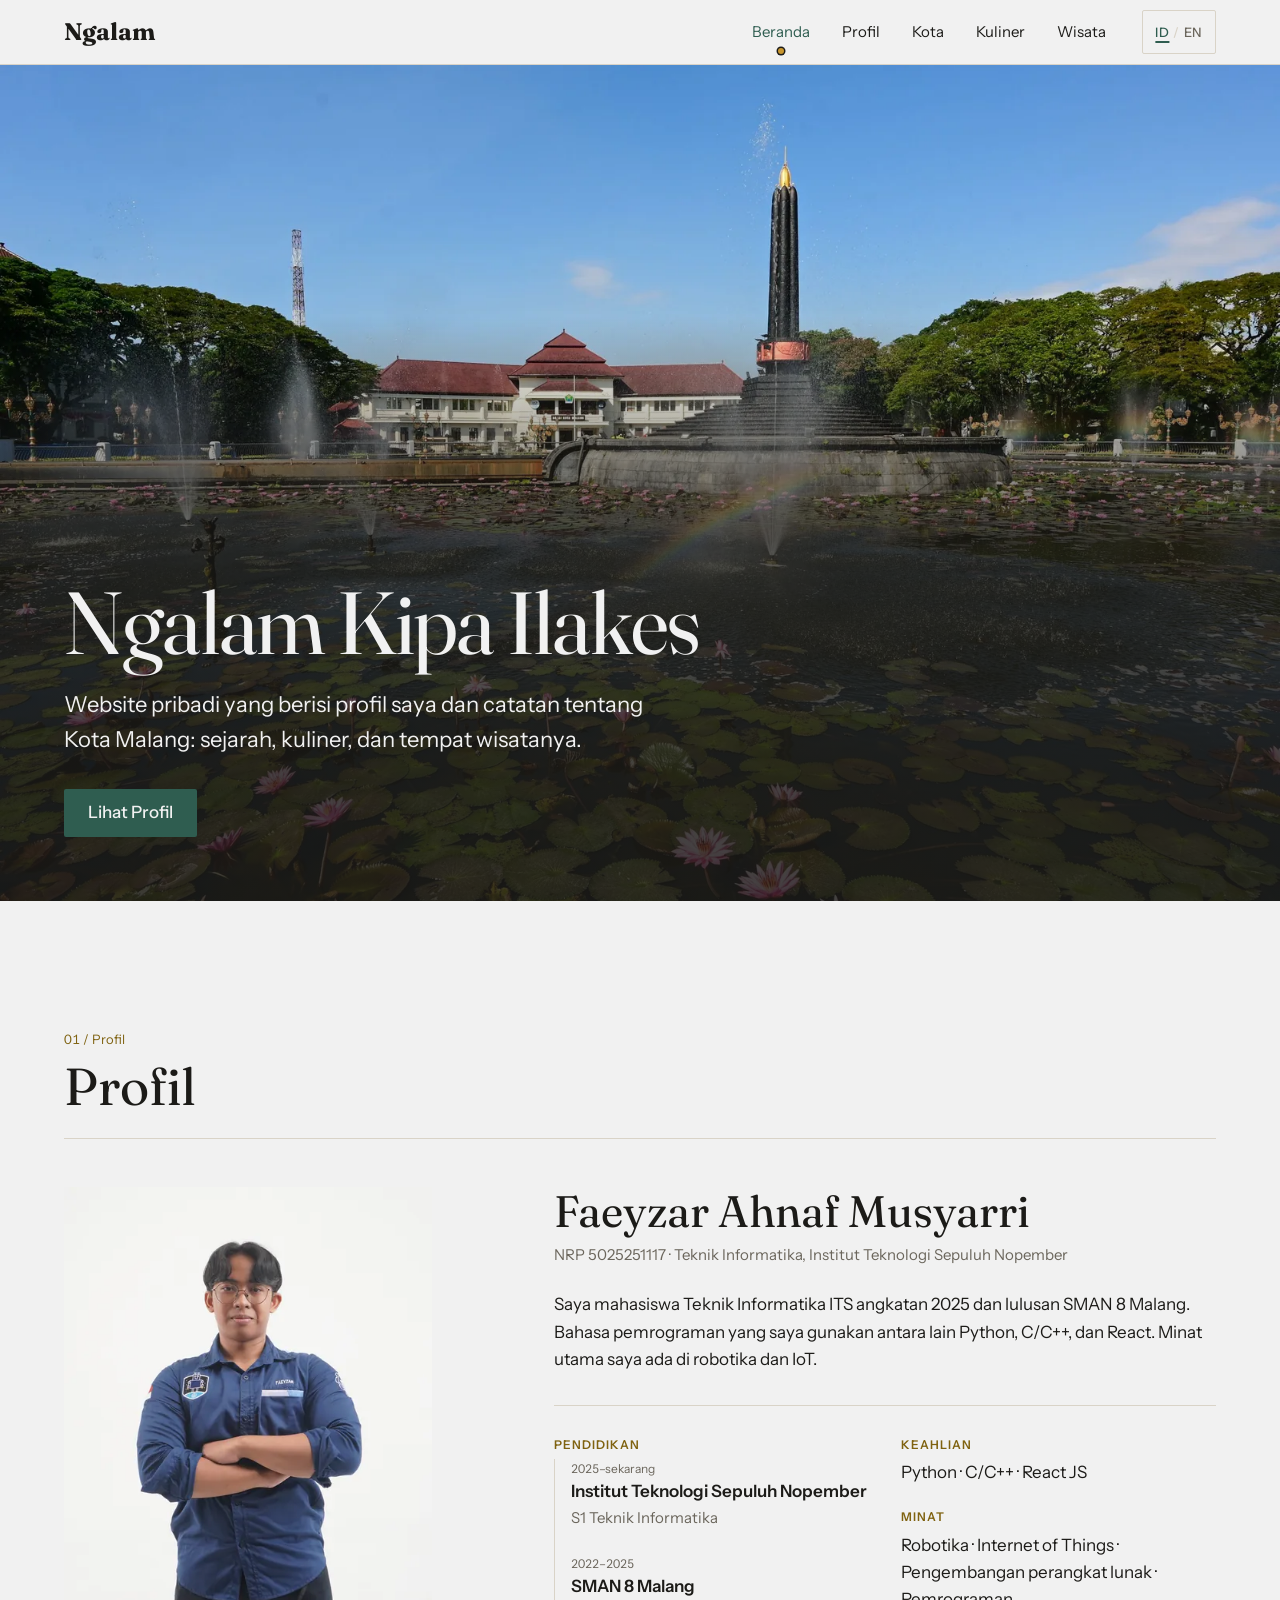
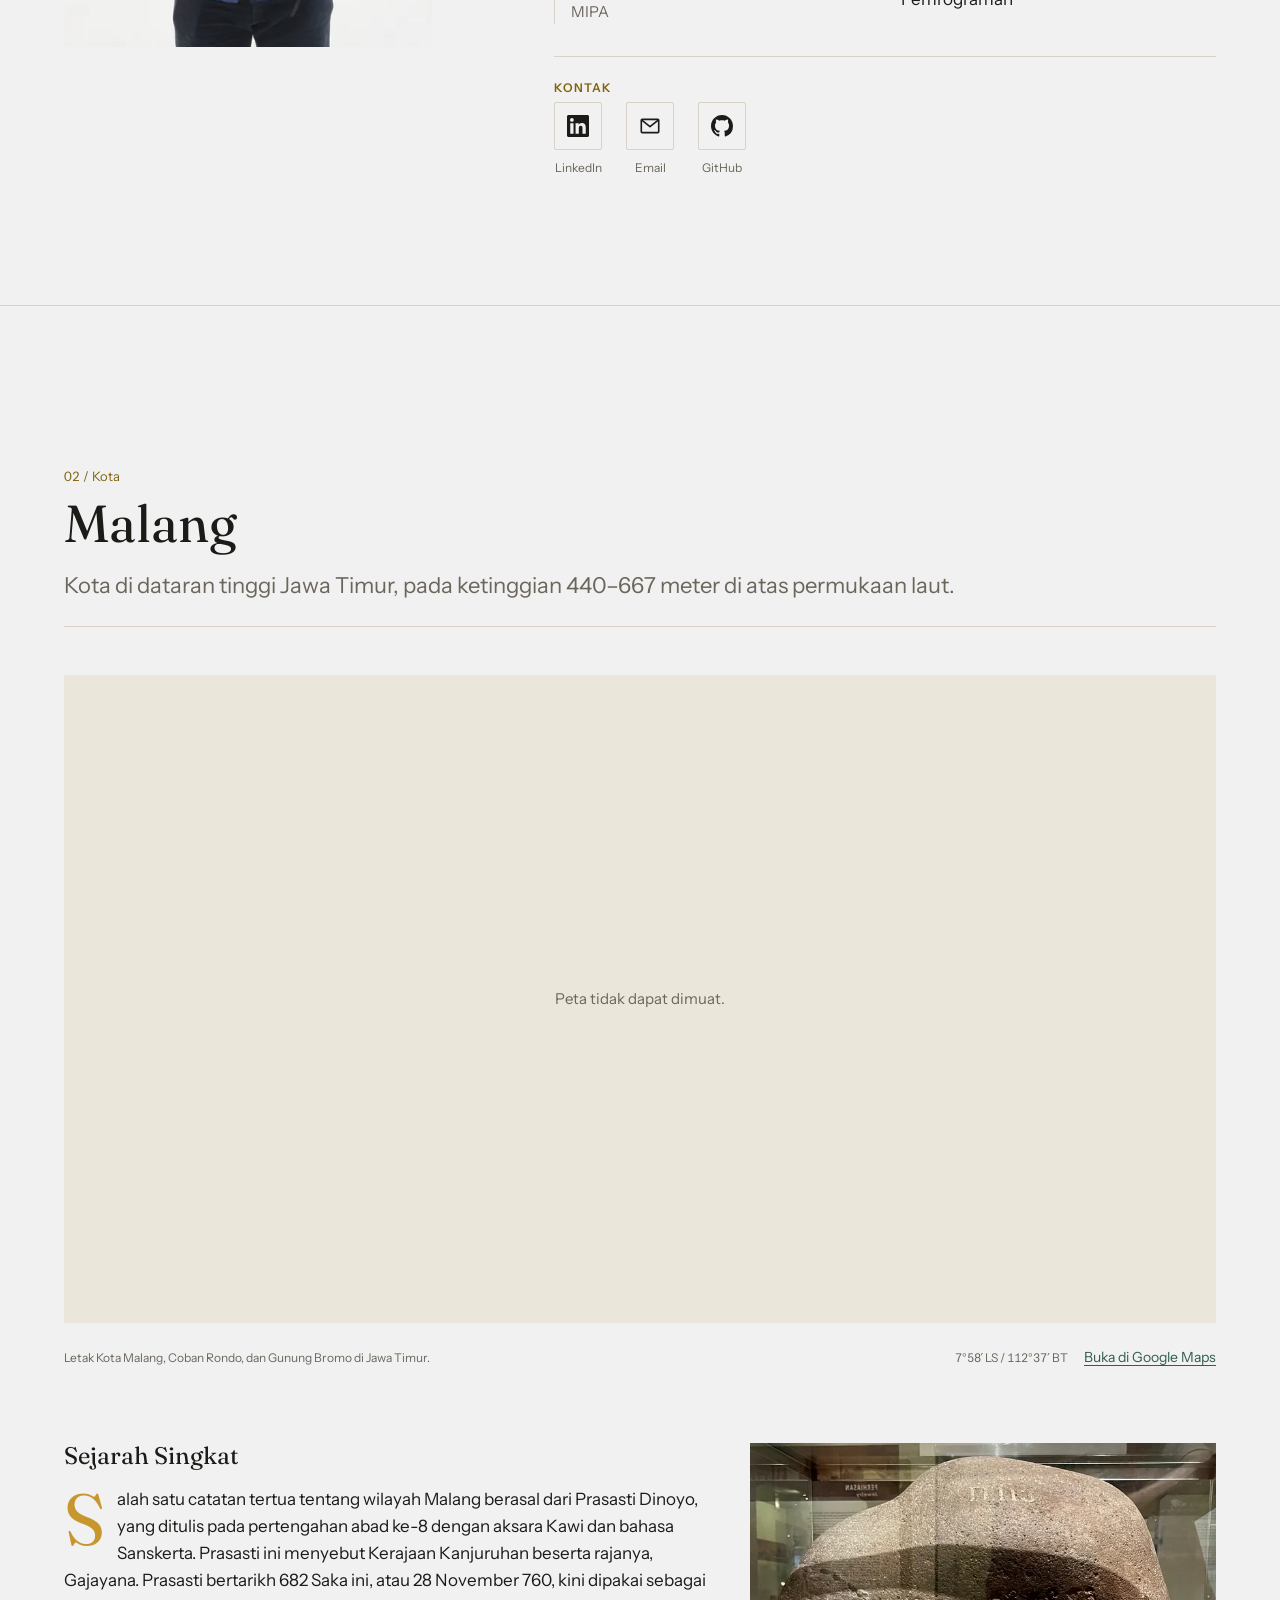
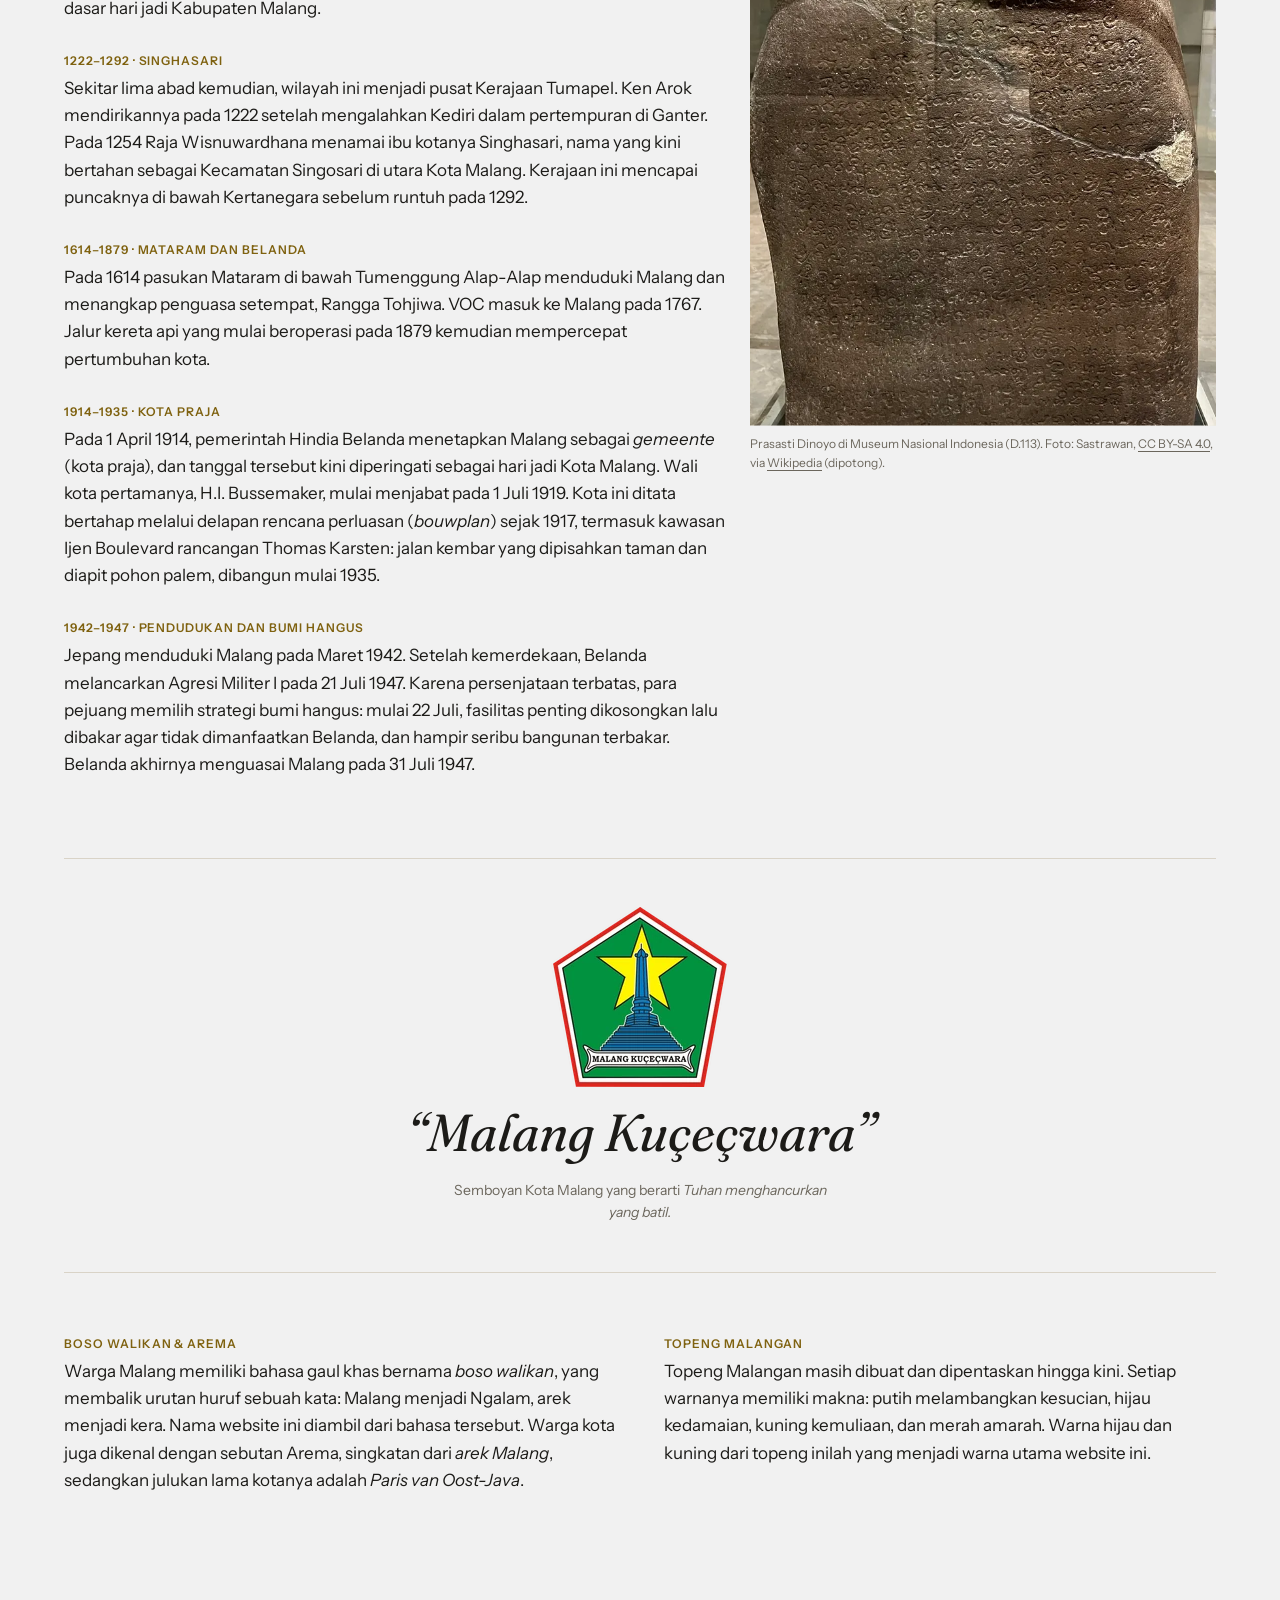
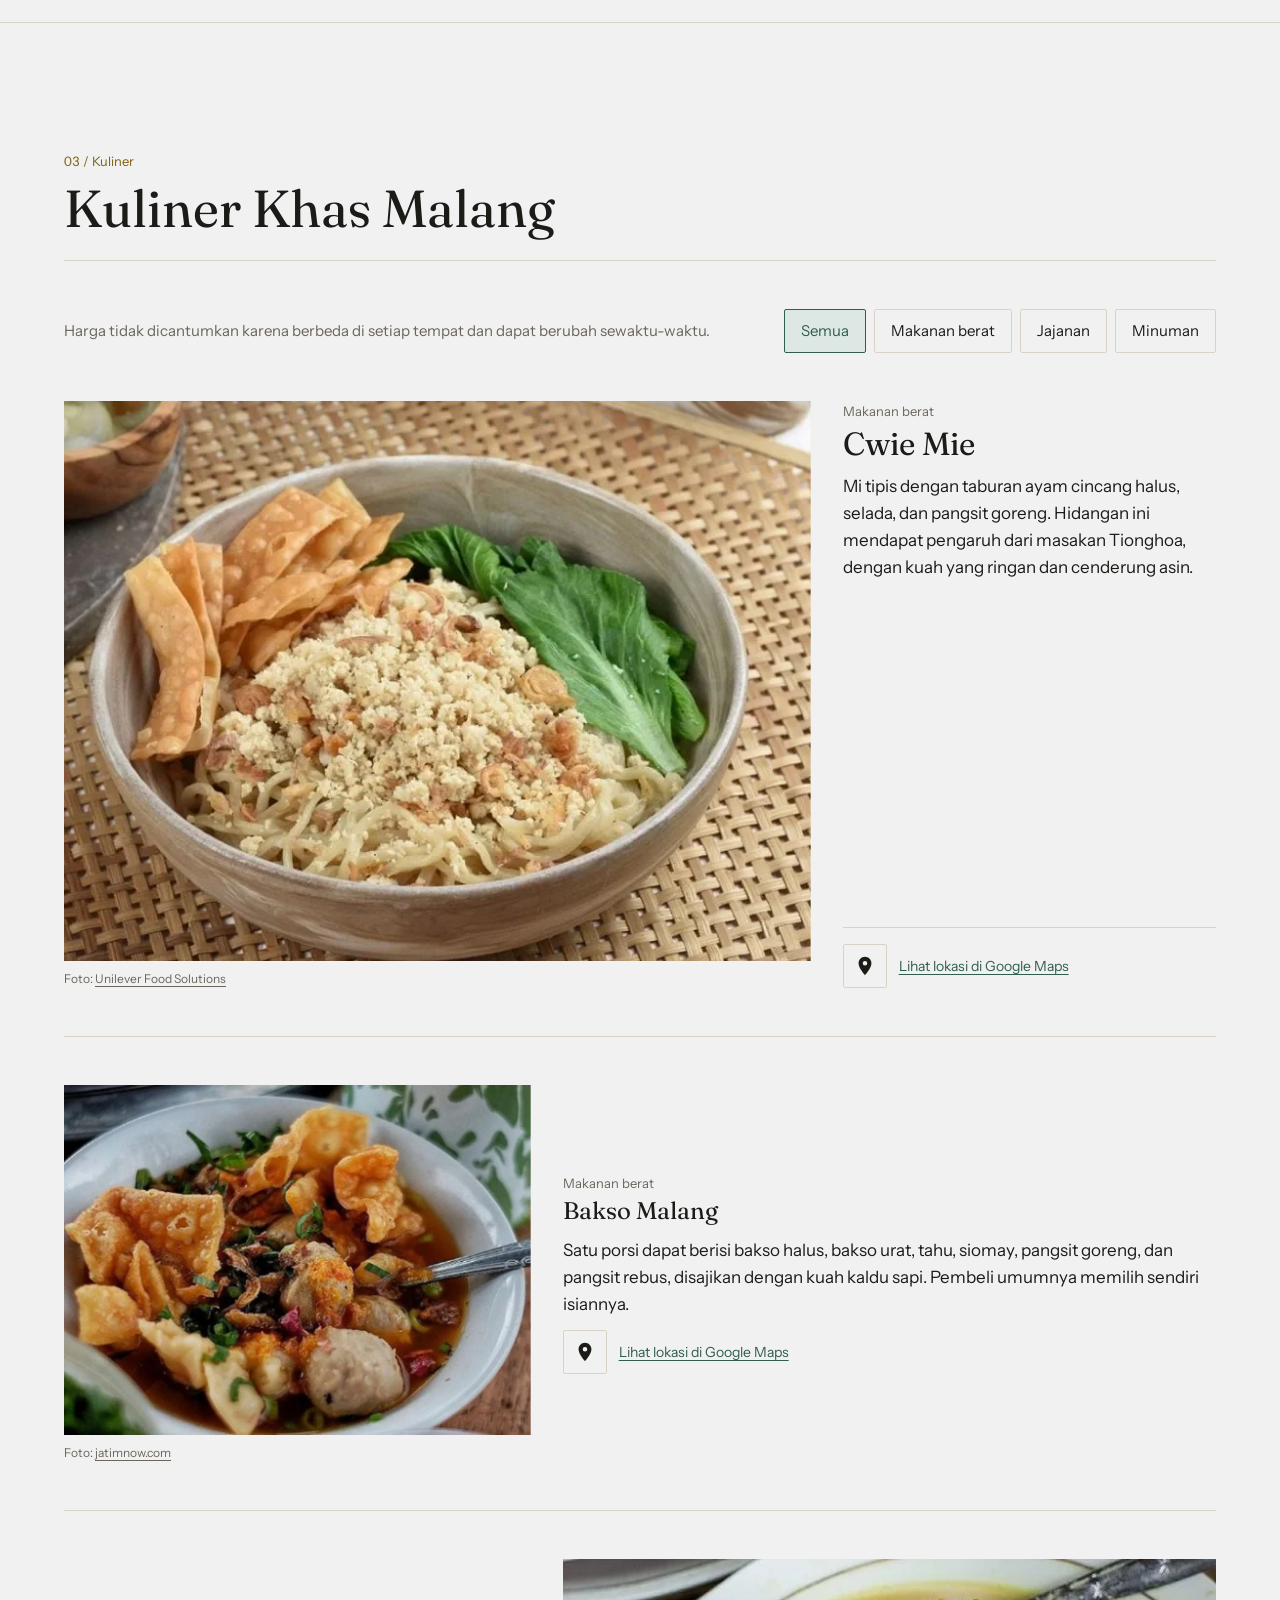
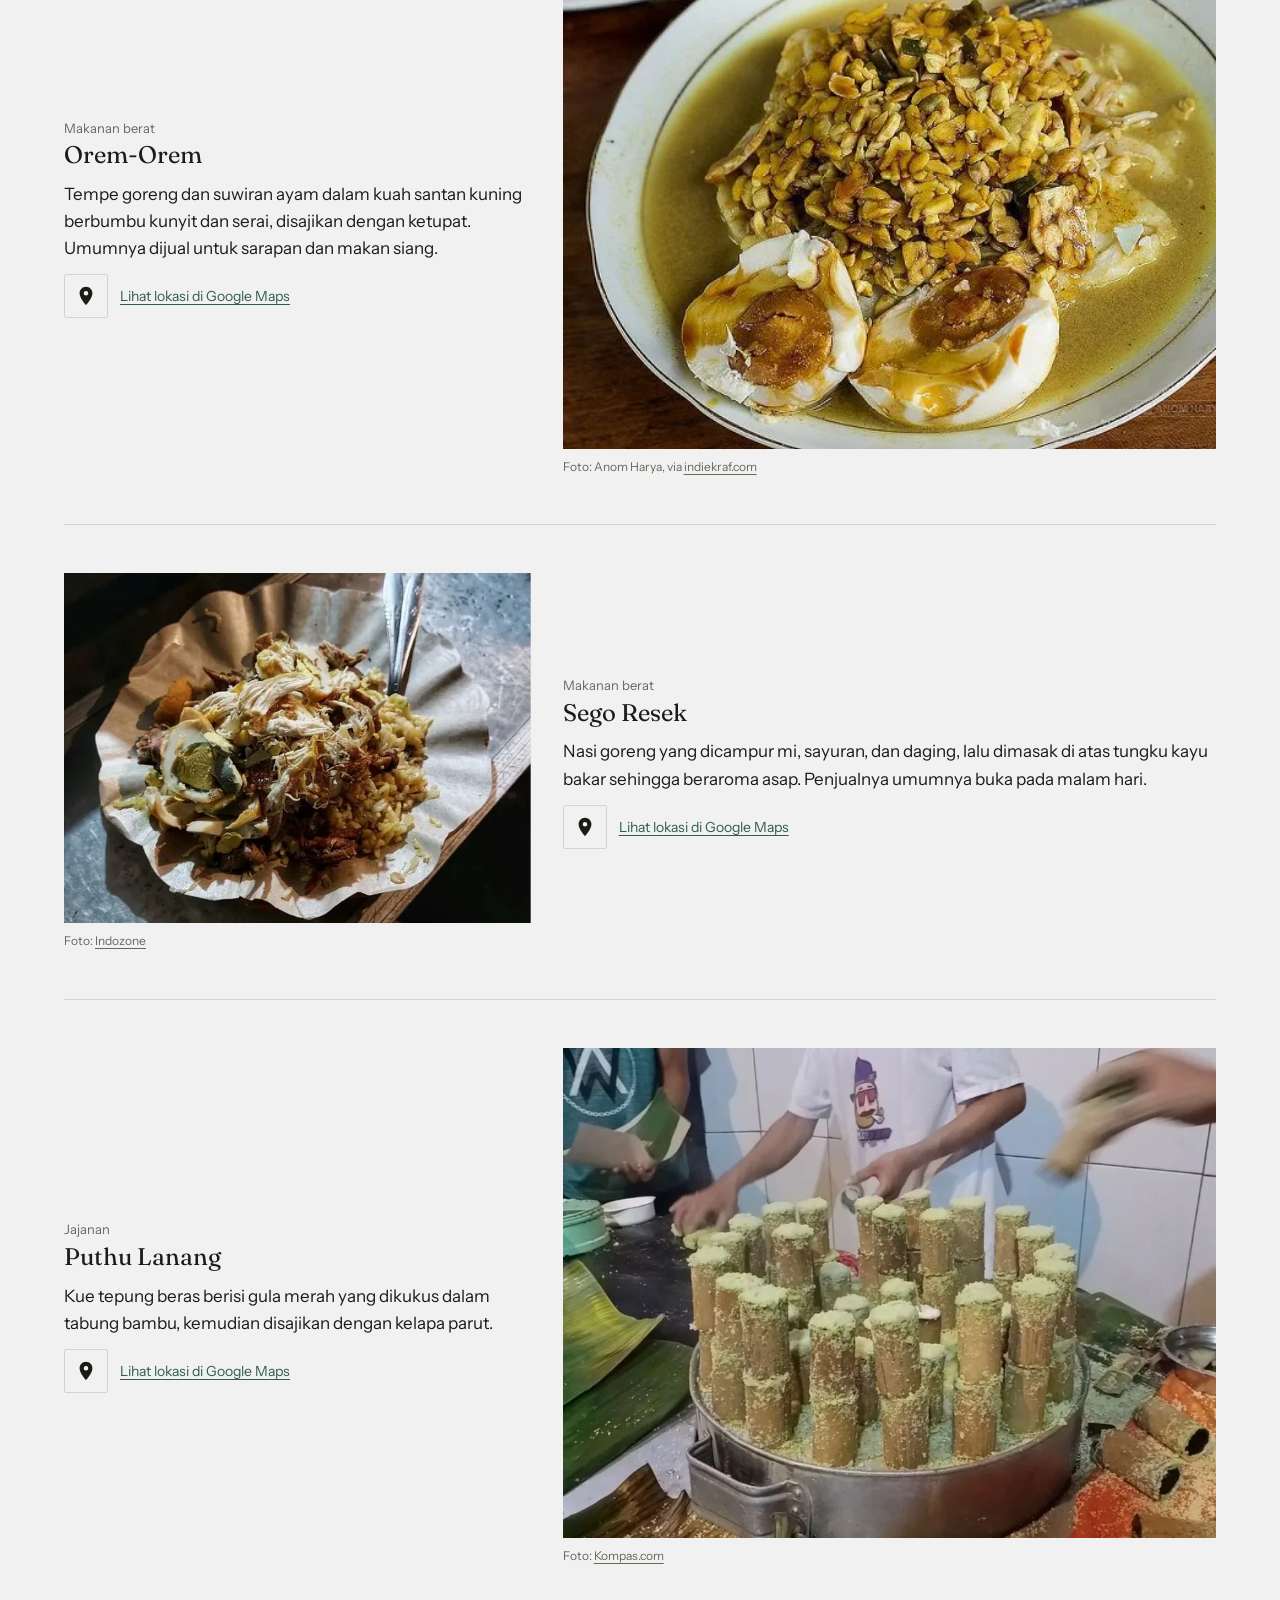
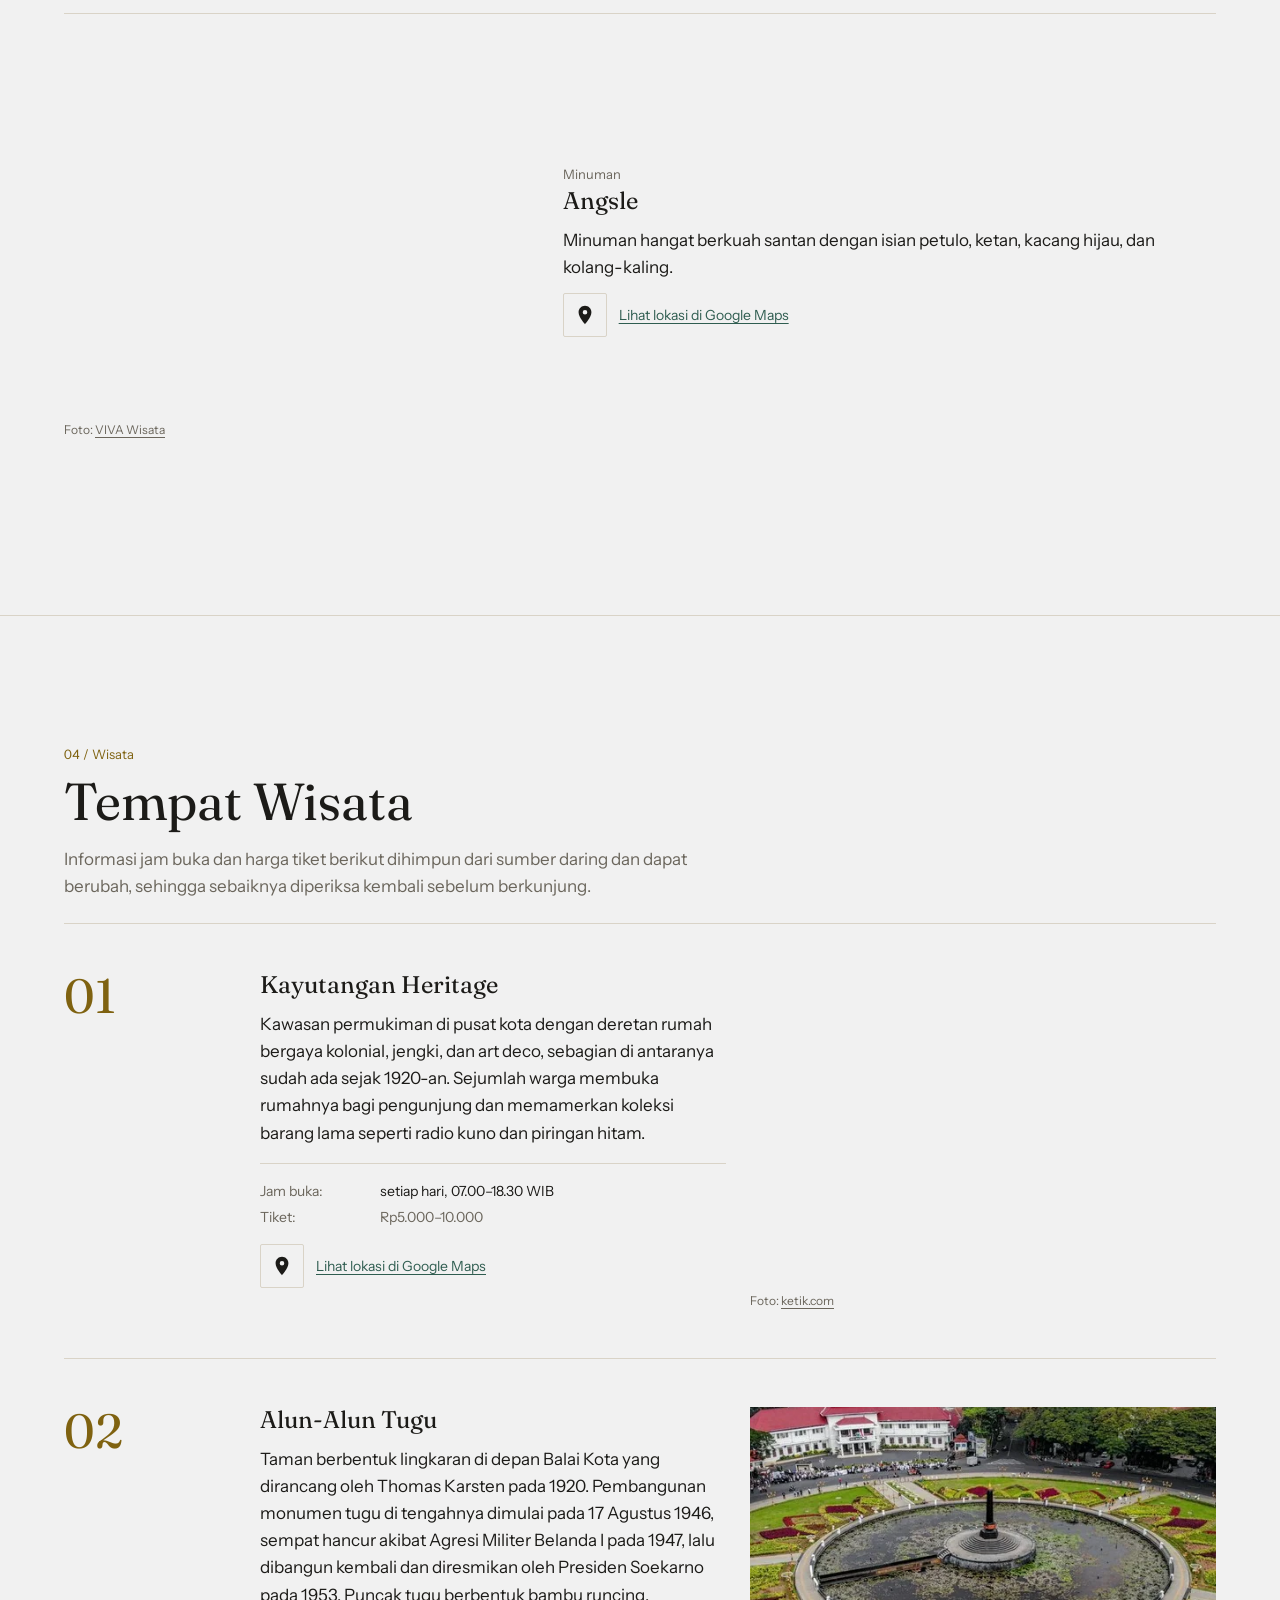
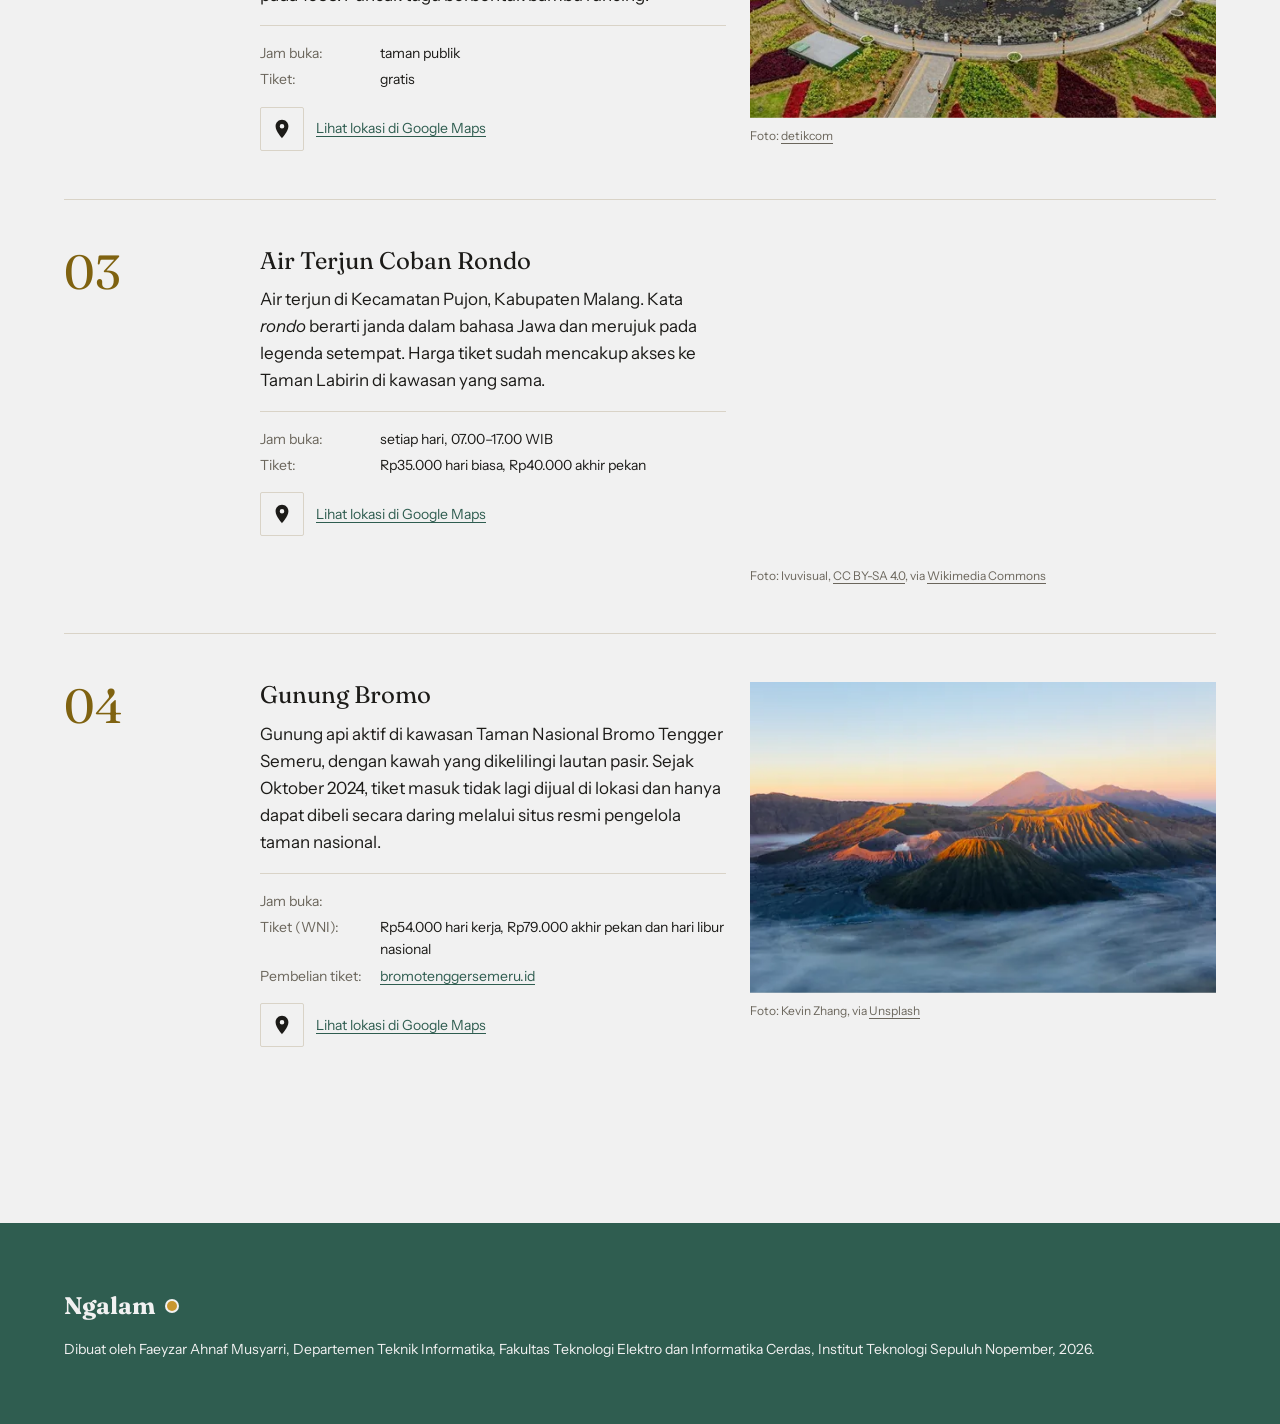
<file: quiz1/index.html>
<!DOCTYPE html>
<!-- Dibuat otomatis oleh build.js dari folder src/. Jangan edit file ini langsung. -->
<html lang="id">
<head>
  <meta charset="utf-8">
  <meta name="viewport" content="width=device-width, initial-scale=1">
  <title>Ngalam</title>
  <meta name="description" content="Website pribadi yang berisi profil saya dan catatan tentang Kota Malang: sejarah, kuliner, dan tempat wisatanya.">
  <meta name="theme-color" content="#F1F1F1">
  <meta property="og:title" content="Ngalam">
  <meta property="og:description" content="Website pribadi yang berisi profil saya dan catatan tentang Kota Malang: sejarah, kuliner, dan tempat wisatanya.">
  <meta property="og:type" content="website">
  <link rel="icon" href="/quiz1/assets/icons/favicon.svg" type="image/svg+xml">
  <link rel="icon" href="/quiz1/assets/icons/favicon-32.png" sizes="32x32" type="image/png">
  <link rel="apple-touch-icon" href="/quiz1/assets/icons/apple-touch-icon.png">
  <link rel="preconnect" href="https://fonts.googleapis.com">
  <link rel="preconnect" href="https://fonts.gstatic.com" crossorigin>
  <link rel="stylesheet" href="https://fonts.googleapis.com/css2?family=Fraunces:ital,opsz,wght@0,9..144,400;0,9..144,600;0,9..144,700;1,9..144,400&family=Instrument+Sans:wght@400;500;600&display=swap">
  <link rel="preload" as="image" href="/quiz1/assets/img/tugu-malang-1600.webp" imagesrcset="/quiz1/assets/img/tugu-malang-800.webp 800w, /quiz1/assets/img/tugu-malang-1200.webp 1200w, /quiz1/assets/img/tugu-malang-1600.webp 1600w" imagesizes="100vw" fetchpriority="high">
  <link rel="stylesheet" href="/quiz1/assets/vendor/lenis/lenis.css">
  <link rel="stylesheet" href="/quiz1/assets/css/style.css?v=20260930">
  <script>
    // Bahasa tersimpan dipasang sebelum render pertama agar teks tidak berganti setelah tampil.
    try { var savedLang = localStorage.getItem("ngalam-lang"); if (savedLang === "en" || savedLang === "id") document.documentElement.lang = savedLang; } catch (e) {}
    // Dipasang sebelum render pertama agar animasi masuk hero tidak berkedip.
    if (!matchMedia("(prefers-reduced-motion: reduce)").matches) document.documentElement.classList.add("js-motion");
  </script>
  <script src="/quiz1/assets/js/config.js?v=20260930"></script>
  <script src="/quiz1/assets/js/main.js?v=20260930" type="module"></script>
</head>
<body>
  <a class="skip-link" href="#main"><span lang="id">Lewati ke isi</span><span lang="en">Skip to content</span></a>

  <header class="masthead">
    <div class="masthead__inner">
      <a class="masthead__title" href="/quiz1" data-section="home">Ngalam</a>
      <button class="lang-toggle" type="button" data-lang-toggle aria-label="Ganti bahasa ke English">
        <span class="lang-toggle__opt--id">ID</span><span class="lang-toggle__sep" aria-hidden="true">/</span><span class="lang-toggle__opt--en">EN</span>
      </button>
      <button class="nav-toggle" type="button" aria-expanded="false" aria-controls="site-nav" aria-label="Buka menu">
        <span class="nav-toggle__bar"></span>
        <span class="nav-toggle__bar"></span>
        <span class="nav-toggle__bar"></span>
      </button>
      <nav class="site-nav" id="site-nav" aria-label="Navigasi utama" data-en-aria-label="Main navigation">
        <a class="site-nav__link" href="/quiz1" data-section="home"><span lang="id">Beranda</span><span lang="en">Home</span></a>
        <a class="site-nav__link" href="/quiz1/profile" data-section="profile"><span lang="id">Profil</span><span lang="en">Profile</span></a>
        <a class="site-nav__link" href="/quiz1/hometown" data-section="hometown"><span lang="id">Kota</span><span lang="en">Hometown</span></a>
        <a class="site-nav__link" href="/quiz1/food" data-section="food"><span lang="id">Kuliner</span><span lang="en">Food</span></a>
        <a class="site-nav__link" href="/quiz1/tourist" data-section="tourist"><span lang="id">Wisata</span><span lang="en">Places</span></a>
      </nav>
    </div>
    <span class="masthead__progress" aria-hidden="true"></span>
  </header>

  <main id="main">
    <!-- Beranda -->
    <section class="hero" id="home" data-route="" data-title="Ngalam" data-title-en="Ngalam" aria-labelledby="home-title">
      <div class="hero__media">
        <img class="hero__img" src="/quiz1/assets/img/tugu-malang-1600.webp" srcset="/quiz1/assets/img/tugu-malang-800.webp 800w, /quiz1/assets/img/tugu-malang-1200.webp 1200w, /quiz1/assets/img/tugu-malang-1600.webp 1600w" sizes="100vw" width="1600" height="1066" alt="Monumen Tugu di tengah kolam teratai Alun-Alun Tugu, dengan Balai Kota Malang di belakangnya" data-en-alt="The Tugu monument in the middle of the lotus pond at Alun-Alun Tugu, with Malang City Hall behind it" fetchpriority="high">
      </div>
      <div class="hero__content container">
        <h1 class="hero__title" id="home-title" tabindex="-1">Ngalam Kipa Ilakes</h1>
        <p class="hero__lead"><span lang="id">Website pribadi yang berisi profil saya dan catatan tentang Kota Malang: sejarah, kuliner, dan tempat wisatanya.</span><span lang="en">A personal website with my profile and notes on the city of Malang: its history, local food, and places to visit.</span></p>
        <a class="button button--primary" href="/quiz1/profile"><span lang="id">Lihat Profil</span><span lang="en">View Profile</span></a>
      </div>
    </section>

    <!-- Profil -->
    <section class="section profile" id="profile" data-route="profile" data-title="Profil · Ngalam" data-title-en="Profile · Ngalam" aria-labelledby="profile-title">
      <div class="container">
        <header class="section-head" data-reveal="head">
          <p class="section-head__label">01 / <span lang="id">Profil</span><span lang="en">Profile</span></p>
          <h2 class="section-head__title" id="profile-title" tabindex="-1" data-split><span lang="id">Profil</span><span lang="en">Profile</span></h2>
        </header>

        <div class="profile__grid">
          <figure class="profile__photo">
            <div class="media media--portrait" data-media>
              <img src="/quiz1/assets/img/profil-faeyzar-800.webp" srcset="/quiz1/assets/img/profil-faeyzar-480.webp 480w, /quiz1/assets/img/profil-faeyzar-800.webp 800w" sizes="(min-width: 1024px) 30vw, 60vw" width="800" height="1000" alt="Faeyzar Ahnaf Musyarri, berkacamata dan berkemeja biru dongker, berdiri bersedekap" data-en-alt="Faeyzar Ahnaf Musyarri, wearing glasses and a navy blue shirt, standing with arms crossed" loading="lazy" decoding="async">
            </div>
          </figure>

          <div class="profile__body">
            <h3 class="profile__name">Faeyzar Ahnaf Musyarri</h3>
            <p class="profile__meta"><span lang="id">NRP 5025251117 · Teknik Informatika, Institut Teknologi Sepuluh Nopember</span><span lang="en">Student ID 5025251117 · Informatics, Institut Teknologi Sepuluh Nopember</span></p>
            <p class="profile__intro"><span lang="id">Saya mahasiswa Teknik Informatika ITS angkatan 2025 dan lulusan SMAN 8 Malang. Bahasa pemrograman yang saya gunakan antara lain Python, C/C++, dan React. Minat utama saya ada di robotika dan IoT.</span><span lang="en">I am an Informatics student at ITS (class of 2025) and a graduate of SMAN 8 Malang. The programming languages I use include Python, C/C++, and React. My main interests are robotics and IoT.</span></p>

            <div class="profile__details">
              <div class="profile__block">
                <h4 class="sublabel"><span lang="id">Pendidikan</span><span lang="en">Education</span></h4>
                <ol class="timeline">
                  <li class="timeline__item">
                    <span class="timeline__year"><span lang="id">2025–sekarang</span><span lang="en">2025–present</span></span>
                    <span class="timeline__place">Institut Teknologi Sepuluh Nopember</span>
                    <span class="timeline__note"><span lang="id">S1 Teknik Informatika</span><span lang="en">Bachelor of Informatics</span></span>
                  </li>
                  <li class="timeline__item">
                    <span class="timeline__year">2022–2025</span>
                    <span class="timeline__place">SMAN 8 Malang</span>
                    <span class="timeline__note"><span lang="id">MIPA</span><span lang="en">Science (MIPA)</span></span>
                  </li>
                </ol>
              </div>
              <div class="profile__block">
                <h4 class="sublabel"><span lang="id">Keahlian</span><span lang="en">Skills</span></h4>
                <p class="inline-list">Python · C/C++ · React JS</p>
                <h4 class="sublabel"><span lang="id">Minat</span><span lang="en">Interests</span></h4>
                <p class="inline-list"><span lang="id">Robotika · Internet of Things · Pengembangan perangkat lunak · Pemrograman</span><span lang="en">Robotics · Internet of Things · Software development · Programming</span></p>
              </div>
            </div>

            <div class="profile__contact">
              <h4 class="sublabel"><span lang="id">Kontak</span><span lang="en">Contact</span></h4>
              <ul class="contact-list">
                <li>
                  <a class="contact-link" href="https://www.linkedin.com/in/faeyzarahnaf/" target="_blank" rel="noopener">
                    <span class="contact-link__icon">
                      <svg viewBox="0 0 24 24" width="22" height="22" aria-hidden="true" focusable="false"><path fill="currentColor" d="M20.447 20.452h-3.554v-5.569c0-1.328-.027-3.037-1.852-3.037-1.853 0-2.136 1.445-2.136 2.939v5.667H9.351V9h3.414v1.561h.046c.477-.9 1.637-1.85 3.37-1.85 3.601 0 4.267 2.37 4.267 5.455v6.286zM5.337 7.433a2.062 2.062 0 1 1 0-4.125 2.062 2.062 0 0 1 0 4.125zm1.782 13.019H3.555V9h3.564v11.452zM22.225 0H1.771C.792 0 0 .774 0 1.729v20.542C0 23.227.792 24 1.771 24h20.451C23.2 24 24 23.227 24 22.271V1.729C24 .774 23.2 0 22.222 0h.003z"/></svg>
                    </span>
                    <span class="contact-link__label">LinkedIn</span>
                    <span class="visually-hidden"><span lang="id">(membuka tab baru)</span><span lang="en">(opens in a new tab)</span></span>
                  </a>
                </li>
                <li>
                  <a class="contact-link" href="mailto:musyareee07@gmail.com">
                    <span class="contact-link__icon">
                      <svg viewBox="0 0 24 24" width="22" height="22" aria-hidden="true" focusable="false"><g fill="none" stroke="currentColor" stroke-width="1.75" stroke-linejoin="round"><rect x="2.5" y="4.75" width="19" height="14.5" rx="1"/><path d="M3 5.5l9 7.25 9-7.25"/></g></svg>
                    </span>
                    <span class="contact-link__label">Email</span>
                    <span class="visually-hidden">musyareee07@gmail.com</span>
                  </a>
                </li>
                <li>
                  <a class="contact-link" href="https://github.com/musyaree" target="_blank" rel="noopener">
                    <span class="contact-link__icon">
                      <svg viewBox="0 0 16 16" width="22" height="22" aria-hidden="true" focusable="false"><path fill="currentColor" d="M8 0C3.58 0 0 3.58 0 8c0 3.54 2.29 6.53 5.47 7.59.4.07.55-.17.55-.38 0-.19-.01-.82-.01-1.49-2.01.37-2.53-.49-2.69-.94-.09-.23-.48-.94-.82-1.13-.28-.15-.68-.52-.01-.53.63-.01 1.08.58 1.23.82.72 1.21 1.87.87 2.33.66.07-.52.28-.87.51-1.07-1.78-.2-3.64-.89-3.64-3.95 0-.87.31-1.59.82-2.15-.08-.2-.36-1.02.08-2.12 0 0 .67-.21 2.2.82.64-.18 1.32-.27 2-.27.68 0 1.36.09 2 .27 1.53-1.04 2.2-.82 2.2-.82.44 1.1.16 1.92.08 2.12.51.56.82 1.27.82 2.15 0 3.07-1.87 3.75-3.65 3.95.29.25.54.73.54 1.48 0 1.07-.01 1.93-.01 2.2 0 .21.15.46.55.38A8.013 8.013 0 0 0 16 8c0-4.42-3.58-8-8-8z"/></svg>
                    </span>
                    <span class="contact-link__label">GitHub</span>
                    <span class="visually-hidden"><span lang="id">(membuka tab baru)</span><span lang="en">(opens in a new tab)</span></span>
                  </a>
                </li>
              </ul>
            </div>
          </div>
        </div>
      </div>
    </section>

    <!-- Kota -->
    <section class="section hometown" id="hometown" data-route="hometown" data-title="Kota · Ngalam" data-title-en="Hometown · Ngalam" aria-labelledby="hometown-title">
      <div class="container">
        <header class="section-head" data-reveal="head">
          <p class="section-head__label">02 / <span lang="id">Kota</span><span lang="en">Hometown</span></p>
          <h2 class="section-head__title" id="hometown-title" tabindex="-1" data-split>Malang</h2>
          <p class="section-head__lead"><span lang="id">Kota di dataran tinggi Jawa Timur, pada ketinggian 440–667 meter di atas permukaan laut.</span><span lang="en">A highland city in East Java, 440–667 metres above sea level.</span></p>
        </header>

        <figure class="map-figure">
          <div class="map" id="map" data-map role="img" aria-label="Peta Jawa Timur yang menandai Kota Malang, Air Terjun Coban Rondo, dan Gunung Bromo" data-en-aria-label="Map of East Java marking the city of Malang, Coban Rondo Waterfall, and Mount Bromo">
            <p class="map__fallback"><span lang="id">Peta: Kota Malang, Coban Rondo, dan Gunung Bromo di Jawa Timur.</span><span lang="en">Map: the city of Malang, Coban Rondo, and Mount Bromo in East Java.</span></p>
          </div>
          <figcaption class="map-figure__caption">
            <span><span lang="id">Letak Kota Malang, Coban Rondo, dan Gunung Bromo di Jawa Timur.</span><span lang="en">Location of Malang, Coban Rondo, and Mount Bromo in East Java.</span></span>
            <span class="map-figure__meta">
              <span class="map-figure__coords"><span lang="id">7°58′ LS / 112°37′ BT</span><span lang="en">7°58′ S / 112°37′ E</span></span>
              <a href="https://www.google.com/maps/search/?api=1&amp;query=Kota+Malang" target="_blank" rel="noopener"><span lang="id">Buka di Google Maps</span><span lang="en">Open in Google Maps</span></a>
            </span>
          </figcaption>
        </figure>

        <div class="history">
          <div class="history__text">
            <h3 class="history__title"><span lang="id">Sejarah Singkat</span><span lang="en">A Short History</span></h3>
            <p class="dropcap" lang="id">Salah satu catatan tertua tentang wilayah Malang berasal dari Prasasti Dinoyo, yang ditulis pada pertengahan abad ke-8 dengan aksara Kawi dan bahasa Sanskerta. Prasasti ini menyebut Kerajaan Kanjuruhan beserta rajanya, Gajayana. Prasasti bertarikh 682 Saka ini, atau 28 November 760, kini dipakai sebagai dasar hari jadi Kabupaten Malang.</p>
            <p class="dropcap" lang="en">One of the oldest records of the Malang area is the Dinoyo inscription, written in the middle of the 8th century in Kawi script and the Sanskrit language. It mentions the Kingdom of Kanjuruhan and its king, Gajayana. The inscription is dated 682 Saka, or 28 November 760, a date now used as the founding day of Malang Regency.</p>

            <h4 class="sublabel history__era">1222–1292 · Singhasari</h4>
            <p lang="id">Sekitar lima abad kemudian, wilayah ini menjadi pusat Kerajaan Tumapel. Ken Arok mendirikannya pada 1222 setelah mengalahkan Kediri dalam pertempuran di Ganter. Pada 1254 Raja Wisnuwardhana menamai ibu kotanya Singhasari, nama yang kini bertahan sebagai Kecamatan Singosari di utara Kota Malang. Kerajaan ini mencapai puncaknya di bawah Kertanegara sebelum runtuh pada 1292.</p>
            <p lang="en">About five centuries later, the area became the centre of the Kingdom of Tumapel. Ken Arok founded it in 1222 after defeating Kediri at the Battle of Ganter. In 1254 King Wisnuwardhana named its capital Singhasari, a name that survives today as Singosari District, north of Malang. The kingdom reached its peak under Kertanegara before it fell in 1292.</p>

            <h4 class="sublabel history__era">1614–1879 · <span lang="id">Mataram dan Belanda</span><span lang="en">Mataram and the Dutch</span></h4>
            <p lang="id">Pada 1614 pasukan Mataram di bawah Tumenggung Alap-Alap menduduki Malang dan menangkap penguasa setempat, Rangga Tohjiwa. VOC masuk ke Malang pada 1767. Jalur kereta api yang mulai beroperasi pada 1879 kemudian mempercepat pertumbuhan kota.</p>
            <p lang="en">In 1614 Mataram troops led by Tumenggung Alap-Alap occupied Malang and captured the local ruler, Rangga Tohjiwa. The Dutch East India Company (VOC) arrived in 1767. The railway, which opened in 1879, then sped up the town’s growth.</p>

            <h4 class="sublabel history__era">1914–1935 · <span lang="id">Kota praja</span><span lang="en">Municipality</span></h4>
            <p lang="id">Pada 1 April 1914, pemerintah Hindia Belanda menetapkan Malang sebagai <em>gemeente</em> (kota praja), dan tanggal tersebut kini diperingati sebagai hari jadi Kota Malang. Wali kota pertamanya, H.I. Bussemaker, mulai menjabat pada 1 Juli 1919. Kota ini ditata bertahap melalui delapan rencana perluasan (<em>bouwplan</em>) sejak 1917, termasuk kawasan Ijen Boulevard rancangan Thomas Karsten: jalan kembar yang dipisahkan taman dan diapit pohon palem, dibangun mulai 1935.</p>
            <p lang="en">On 1 April 1914 the Dutch East Indies government made Malang a <em>gemeente</em> (municipality), and the date is now celebrated as the anniversary of the City of Malang. Its first mayor, H.I. Bussemaker, took office on 1 July 1919. The city was laid out step by step through eight expansion plans (<em>bouwplan</em>) from 1917, including Ijen Boulevard designed by Thomas Karsten: a twin road divided by gardens and lined with palm trees, built from 1935.</p>

            <h4 class="sublabel history__era">1942–1947 · <span lang="id">Pendudukan dan bumi hangus</span><span lang="en">Occupation and scorched earth</span></h4>
            <p lang="id">Jepang menduduki Malang pada Maret 1942. Setelah kemerdekaan, Belanda melancarkan Agresi Militer I pada 21 Juli 1947. Karena persenjataan terbatas, para pejuang memilih strategi bumi hangus: mulai 22 Juli, fasilitas penting dikosongkan lalu dibakar agar tidak dimanfaatkan Belanda, dan hampir seribu bangunan terbakar. Belanda akhirnya menguasai Malang pada 31 Juli 1947.</p>
            <p lang="en">Japan occupied Malang in March 1942. After independence, the Dutch launched their first military aggression on 21 July 1947. With few weapons, Indonesian fighters chose a scorched-earth strategy: from 22 July, important buildings were emptied and then burned so the Dutch could not use them, and nearly a thousand buildings were set alight. The Dutch finally took Malang on 31 July 1947.</p>
          </div>
          <figure class="history__photo">
            <div class="media media--portrait" data-media data-parallax>
              <img src="/quiz1/assets/img/prasasti-dinoyo-800.webp" srcset="/quiz1/assets/img/prasasti-dinoyo-480.webp 480w, /quiz1/assets/img/prasasti-dinoyo-800.webp 800w" sizes="(min-width: 1024px) 40vw, 100vw" width="800" height="1000" alt="Prasasti Dinoyo, batu cokelat berukir aksara Kawi, dipajang dalam lemari kaca museum" data-en-alt="The Dinoyo inscription, a brown stone carved with Kawi script, displayed in a museum glass case" loading="lazy" decoding="async">
            </div>
            <figcaption class="caption"><span lang="id">Prasasti Dinoyo di Museum Nasional Indonesia (D.113). Foto:</span><span lang="en">The Dinoyo inscription at the National Museum of Indonesia (D.113). Photo:</span> Sastrawan, <a href="https://creativecommons.org/licenses/by-sa/4.0/deed.id" target="_blank" rel="noopener">CC BY-SA 4.0</a>, via <a href="https://id.wikipedia.org/wiki/Prasasti_Dinoyo" target="_blank" rel="noopener">Wikipedia</a> <span lang="id">(dipotong).</span><span lang="en">(cropped).</span></figcaption>
          </figure>
        </div>

        <figure class="motto">
          <div class="media motto__emblem" data-media>
            <img src="/quiz1/assets/img/lambang-malang-180.webp" srcset="/quiz1/assets/img/lambang-malang-180.webp 1x, /quiz1/assets/img/lambang-malang-360.webp 2x" width="180" height="180" alt="Lambang Kota Malang: perisai segi lima berbingkai merah putih, bintang kuning dan Tugu biru di atas latar hijau, dengan pita bertuliskan Malang Kuçeçwara" data-en-alt="Emblem of the City of Malang: a five-sided shield with a red and white border, a yellow star and a blue Tugu monument on green, and a ribbon reading Malang Kuçeçwara" loading="lazy" decoding="async">
          </div>
          <blockquote class="motto__quote"><p>“Malang Kuçeçwara”</p></blockquote>
          <figcaption class="motto__caption"><span lang="id">Semboyan Kota Malang yang berarti <em>Tuhan menghancurkan yang batil.</em></span><span lang="en">The city motto, meaning <em>God destroys what is false.</em></span></figcaption>
        </figure>

        <div class="culture">
          <div>
            <h3 class="sublabel">Boso Walikan &amp; Arema</h3>
            <p lang="id">Warga Malang memiliki bahasa gaul khas bernama <em>boso walikan</em>, yang membalik urutan huruf sebuah kata: Malang menjadi Ngalam, arek menjadi kera. Nama website ini diambil dari bahasa tersebut. Warga kota juga dikenal dengan sebutan Arema, singkatan dari <em>arek Malang</em>, sedangkan julukan lama kotanya adalah <em>Paris van Oost-Java</em>.</p>
            <p lang="en">People in Malang have their own slang, <em>boso walikan</em>, which reverses the letters of a word: Malang becomes Ngalam, arek becomes kera. This website takes its name from it. Locals also call themselves Arema, short for <em>arek Malang</em>, and the city’s old nickname is <em>Paris van Oost-Java</em>.</p>
          </div>
          <div>
            <h3 class="sublabel">Topeng Malangan</h3>
            <p lang="id">Topeng Malangan masih dibuat dan dipentaskan hingga kini. Setiap warnanya memiliki makna: putih melambangkan kesucian, hijau kedamaian, kuning kemuliaan, dan merah amarah. Warna hijau dan kuning dari topeng inilah yang menjadi warna utama website ini.</p>
            <p lang="en">Topeng Malangan masks are still carved and performed today. Each colour has a meaning: white stands for purity, green for peace, yellow for nobility, and red for anger. The green and yellow of these masks became the main colours of this website.</p>
          </div>
        </div>
      </div>
    </section>

    <!-- Kuliner -->
    <section class="section food" id="food" data-route="food" data-title="Kuliner · Ngalam" data-title-en="Food · Ngalam" aria-labelledby="food-title">
      <div class="container">
        <header class="section-head" data-reveal="head">
          <p class="section-head__label">03 / <span lang="id">Kuliner</span><span lang="en">Local Food</span></p>
          <h2 class="section-head__title" id="food-title" tabindex="-1" data-split><span lang="id">Kuliner Khas Malang</span><span lang="en">Local Food of Malang</span></h2>
        </header>

        <div class="food__bar">
          <p class="food__intro"><span lang="id">Harga tidak dicantumkan karena berbeda di setiap tempat dan dapat berubah sewaktu-waktu.</span><span lang="en">Prices are not listed because they vary from place to place and change often.</span></p>
          <div class="filter" role="group" aria-label="Filter kategori kuliner" data-en-aria-label="Filter food by category" data-filter>
            <button class="filter__button" type="button" data-filter-value="all" aria-pressed="true"><span lang="id">Semua</span><span lang="en">All</span></button>
            <button class="filter__button" type="button" data-filter-value="berat" aria-pressed="false"><span lang="id">Makanan berat</span><span lang="en">Main dishes</span></button>
            <button class="filter__button" type="button" data-filter-value="jajanan" aria-pressed="false"><span lang="id">Jajanan</span><span lang="en">Snacks</span></button>
            <button class="filter__button" type="button" data-filter-value="minuman" aria-pressed="false"><span lang="id">Minuman</span><span lang="en">Drinks</span></button>
          </div>
        </div>

        <p class="food__empty" data-filter-empty hidden><span lang="id">Belum ada menu di kategori ini. Pilih "Semua" untuk melihat seluruh menu.</span><span lang="en">No dishes in this category yet. Choose "All" to see every dish.</span> <button class="text-button" type="button" data-filter-reset><span lang="id">Tampilkan semua</span><span lang="en">Show all</span></button></p>

        <!-- TODO: tautan Google Maps masih menuju halaman awal Google Maps; ganti dengan tautan lokasi warung masing-masing. -->
        <div class="food__list" aria-live="polite">
          <article class="food-item food-item--featured" data-category="berat">
            <figure class="food-item__photo">
              <div class="media media--food" data-media data-parallax>
                <img src="/quiz1/assets/img/cwie-mie-856.webp" srcset="/quiz1/assets/img/cwie-mie-480.webp 480w, /quiz1/assets/img/cwie-mie-856.webp 856w" sizes="(min-width: 1024px) 60vw, (min-width: 640px) 40vw, 100vw" width="856" height="642" alt="Semangkuk cwie mie dengan ayam cincang halus, pangsit goreng, dan sawi hijau" data-en-alt="A bowl of cwie mie with finely minced chicken, fried wontons, and green mustard leaves" loading="lazy" decoding="async">
              </div>
              <figcaption class="caption"><span lang="id">Foto:</span><span lang="en">Photo:</span> <a href="https://www.unileverfoodsolutions.co.id/id/recipe/cwie-mie-khas-malang-enak-dan-komplet-R90027290.html" target="_blank" rel="noopener">Unilever Food Solutions</a></figcaption>
            </figure>
            <div class="food-item__body">
              <p class="food-item__category"><span lang="id">Makanan berat</span><span lang="en">Main dish</span></p>
              <h3 class="food-item__name">Cwie Mie</h3>
              <p lang="id">Mi tipis dengan taburan ayam cincang halus, selada, dan pangsit goreng. Hidangan ini mendapat pengaruh dari masakan Tionghoa, dengan kuah yang ringan dan cenderung asin.</p>
              <p lang="en">Thin noodles topped with finely minced chicken, lettuce, and fried wontons. The dish shows a Chinese influence, with a light and slightly salty broth.</p>
              <p class="food-item__where"><a class="map-link" href="https://www.google.com/maps" target="_blank" rel="noopener"><span class="map-link__icon"><svg viewBox="0 0 24 24" width="22" height="22" aria-hidden="true" focusable="false"><path fill="currentColor" d="M12 2C8.13 2 5 5.13 5 9c0 5.25 7 13 7 13s7-7.75 7-13c0-3.87-3.13-7-7-7zm0 9.5a2.5 2.5 0 1 1 0-5 2.5 2.5 0 0 1 0 5z"/></svg></span><span class="map-link__label"><span lang="id">Lihat lokasi di Google Maps</span><span lang="en">See location on Google Maps</span></span><span class="visually-hidden"><span lang="id"> untuk Cwie Mie (membuka tab baru)</span><span lang="en"> for Cwie Mie (opens in a new tab)</span></span></a></p>
            </div>
          </article>

          <article class="food-item" data-category="berat">
            <figure class="food-item__photo">
              <div class="media media--food" data-media>
                <img src="/quiz1/assets/img/bakso-malang-960.webp" srcset="/quiz1/assets/img/bakso-malang-480.webp 480w, /quiz1/assets/img/bakso-malang-960.webp 960w" sizes="(min-width: 640px) 40vw, 100vw" width="960" height="720" alt="Semangkuk bakso Malang berkuah kaldu dengan pentol, pangsit goreng, siomay, dan taburan daun bawang" data-en-alt="A bowl of bakso Malang in broth with meatballs, fried wontons, siomay, and chopped spring onion" loading="lazy" decoding="async">
              </div>
              <figcaption class="caption"><span lang="id">Foto:</span><span lang="en">Photo:</span> <a href="https://jatimnow.com/baca-50867-rekomendasi-bakso-di-malang-yang-wajib-dicoba-dijamin-lidahmu-bergoyang" target="_blank" rel="noopener">jatimnow.com</a></figcaption>
            </figure>
            <div class="food-item__body">
              <p class="food-item__category"><span lang="id">Makanan berat</span><span lang="en">Main dish</span></p>
              <h3 class="food-item__name">Bakso Malang</h3>
              <p lang="id">Satu porsi dapat berisi bakso halus, bakso urat, tahu, siomay, pangsit goreng, dan pangsit rebus, disajikan dengan kuah kaldu sapi. Pembeli umumnya memilih sendiri isiannya.</p>
              <p lang="en">One bowl can hold smooth meatballs, sinewy meatballs, tofu, siomay dumplings, and fried and boiled wontons, served in beef broth. Customers usually pick their own fillings.</p>
              <p class="food-item__where"><a class="map-link" href="https://www.google.com/maps" target="_blank" rel="noopener"><span class="map-link__icon"><svg viewBox="0 0 24 24" width="22" height="22" aria-hidden="true" focusable="false"><path fill="currentColor" d="M12 2C8.13 2 5 5.13 5 9c0 5.25 7 13 7 13s7-7.75 7-13c0-3.87-3.13-7-7-7zm0 9.5a2.5 2.5 0 1 1 0-5 2.5 2.5 0 0 1 0 5z"/></svg></span><span class="map-link__label"><span lang="id">Lihat lokasi di Google Maps</span><span lang="en">See location on Google Maps</span></span><span class="visually-hidden"><span lang="id"> untuk Bakso Malang (membuka tab baru)</span><span lang="en"> for Bakso Malang (opens in a new tab)</span></span></a></p>
            </div>
          </article>

          <article class="food-item food-item--reverse" data-category="berat">
            <figure class="food-item__photo">
              <div class="media media--food" data-media="right">
                <img src="/quiz1/assets/img/orem-orem-533.webp" srcset="/quiz1/assets/img/orem-orem-400.webp 400w, /quiz1/assets/img/orem-orem-533.webp 533w" sizes="(min-width: 640px) 40vw, 100vw" width="533" height="400" alt="Sepiring orem-orem: potongan tempe dan suwiran ayam dalam kuah santan kuning, dengan dua belahan telur asin" data-en-alt="A plate of orem-orem: pieces of tempeh and shredded chicken in a yellow coconut broth, with two halves of salted egg" loading="lazy" decoding="async">
              </div>
              <figcaption class="caption"><span lang="id">Foto:</span><span lang="en">Photo:</span> Anom Harya, via <a href="https://indiekraf.com/orem-orem-hidangan-khas-malang-yang-tidak-banyak-diketahui-orang-kok-bisa/" target="_blank" rel="noopener">indiekraf.com</a></figcaption>
            </figure>
            <div class="food-item__body">
              <p class="food-item__category"><span lang="id">Makanan berat</span><span lang="en">Main dish</span></p>
              <h3 class="food-item__name">Orem-Orem</h3>
              <p lang="id">Tempe goreng dan suwiran ayam dalam kuah santan kuning berbumbu kunyit dan serai, disajikan dengan ketupat. Umumnya dijual untuk sarapan dan makan siang.</p>
              <p lang="en">Fried tempeh and shredded chicken in a yellow coconut-milk broth spiced with turmeric and lemongrass, served with ketupat rice cakes. It is usually sold for breakfast and lunch.</p>
              <p class="food-item__where"><a class="map-link" href="https://www.google.com/maps" target="_blank" rel="noopener"><span class="map-link__icon"><svg viewBox="0 0 24 24" width="22" height="22" aria-hidden="true" focusable="false"><path fill="currentColor" d="M12 2C8.13 2 5 5.13 5 9c0 5.25 7 13 7 13s7-7.75 7-13c0-3.87-3.13-7-7-7zm0 9.5a2.5 2.5 0 1 1 0-5 2.5 2.5 0 0 1 0 5z"/></svg></span><span class="map-link__label"><span lang="id">Lihat lokasi di Google Maps</span><span lang="en">See location on Google Maps</span></span><span class="visually-hidden"><span lang="id"> untuk Orem-Orem (membuka tab baru)</span><span lang="en"> for Orem-Orem (opens in a new tab)</span></span></a></p>
            </div>
          </article>

          <article class="food-item" data-category="berat">
            <figure class="food-item__photo">
              <div class="media media--food" data-media>
                <img src="/quiz1/assets/img/sego-resek-667.webp" srcset="/quiz1/assets/img/sego-resek-480.webp 480w, /quiz1/assets/img/sego-resek-667.webp 667w" sizes="(min-width: 640px) 40vw, 100vw" width="667" height="500" alt="Sego resek di atas kertas nasi: nasi goreng dengan suwiran ayam, telur asin, dan bawang goreng" data-en-alt="Sego resek on rice paper: fried rice with shredded chicken, salted egg, and fried shallots" loading="lazy" decoding="async">
              </div>
              <figcaption class="caption"><span lang="id">Foto:</span><span lang="en">Photo:</span> <a href="https://hiling.indozone.id/food/941259965/nikmatnya-sego-resek-nasi-sampah-legendaris-yang-jadi-favorit-di-kota-malang" target="_blank" rel="noopener">Indozone</a></figcaption>
            </figure>
            <div class="food-item__body">
              <p class="food-item__category"><span lang="id">Makanan berat</span><span lang="en">Main dish</span></p>
              <h3 class="food-item__name">Sego Resek</h3>
              <p lang="id">Nasi goreng yang dicampur mi, sayuran, dan daging, lalu dimasak di atas tungku kayu bakar sehingga beraroma asap. Penjualnya umumnya buka pada malam hari.</p>
              <p lang="en">Fried rice mixed with noodles, vegetables, and meat, cooked over a wood fire so it tastes smoky. Most sellers open at night.</p>
              <p class="food-item__where"><a class="map-link" href="https://www.google.com/maps" target="_blank" rel="noopener"><span class="map-link__icon"><svg viewBox="0 0 24 24" width="22" height="22" aria-hidden="true" focusable="false"><path fill="currentColor" d="M12 2C8.13 2 5 5.13 5 9c0 5.25 7 13 7 13s7-7.75 7-13c0-3.87-3.13-7-7-7zm0 9.5a2.5 2.5 0 1 1 0-5 2.5 2.5 0 0 1 0 5z"/></svg></span><span class="map-link__label"><span lang="id">Lihat lokasi di Google Maps</span><span lang="en">See location on Google Maps</span></span><span class="visually-hidden"><span lang="id"> untuk Sego Resek (membuka tab baru)</span><span lang="en"> for Sego Resek (opens in a new tab)</span></span></a></p>
            </div>
          </article>

          <article class="food-item food-item--reverse" data-category="jajanan">
            <figure class="food-item__photo">
              <div class="media media--food" data-media="right">
                <img src="/quiz1/assets/img/puthu-lanang-960.webp" srcset="/quiz1/assets/img/puthu-lanang-480.webp 480w, /quiz1/assets/img/puthu-lanang-960.webp 960w" sizes="(min-width: 640px) 40vw, 100vw" width="960" height="720" alt="Deretan tabung bambu berisi puthu yang baru dikukus di atas dandang, ditaburi kelapa parut, sementara penjual menyiapkan pesanan" data-en-alt="Rows of bamboo tubes of freshly steamed puthu on a steamer, sprinkled with grated coconut, while sellers prepare orders" loading="lazy" decoding="async">
              </div>
              <figcaption class="caption"><span lang="id">Foto:</span><span lang="en">Photo:</span> <a href="https://www.kompas.com/food/read/2023/06/08/180200775/puthu-lanang-jajanan-legendaris-di-malang-langganan-presiden?page=all" target="_blank" rel="noopener">Kompas.com</a></figcaption>
            </figure>
            <div class="food-item__body">
              <p class="food-item__category"><span lang="id">Jajanan</span><span lang="en">Snack</span></p>
              <h3 class="food-item__name">Puthu Lanang</h3>
              <p lang="id">Kue tepung beras berisi gula merah yang dikukus dalam tabung bambu, kemudian disajikan dengan kelapa parut.</p>
              <p lang="en">Rice-flour cakes filled with palm sugar, steamed in bamboo tubes and served with grated coconut.</p>
              <p class="food-item__where"><a class="map-link" href="https://www.google.com/maps" target="_blank" rel="noopener"><span class="map-link__icon"><svg viewBox="0 0 24 24" width="22" height="22" aria-hidden="true" focusable="false"><path fill="currentColor" d="M12 2C8.13 2 5 5.13 5 9c0 5.25 7 13 7 13s7-7.75 7-13c0-3.87-3.13-7-7-7zm0 9.5a2.5 2.5 0 1 1 0-5 2.5 2.5 0 0 1 0 5z"/></svg></span><span class="map-link__label"><span lang="id">Lihat lokasi di Google Maps</span><span lang="en">See location on Google Maps</span></span><span class="visually-hidden"><span lang="id"> untuk Puthu Lanang (membuka tab baru)</span><span lang="en"> for Puthu Lanang (opens in a new tab)</span></span></a></p>
            </div>
          </article>

          <article class="food-item" data-category="minuman">
            <figure class="food-item__photo">
              <div class="media media--food" data-media>
                <img src="/quiz1/assets/img/angsle-948.webp" srcset="/quiz1/assets/img/angsle-480.webp 480w, /quiz1/assets/img/angsle-948.webp 948w" sizes="(min-width: 640px) 40vw, 100vw" width="948" height="711" alt="Semangkuk angsle berkuah santan dengan petulo merah muda dan hijau, ketan, kacang hijau, potongan roti, dan kolang-kaling merah, dihias daun pandan" data-en-alt="A bowl of angsle in coconut milk with pink and green petulo, sticky rice, mung beans, bread, and red palm fruit, topped with a pandan leaf" loading="lazy" decoding="async">
              </div>
              <figcaption class="caption"><span lang="id">Foto:</span><span lang="en">Photo:</span> <a href="https://wisata.viva.co.id/wisata/22097-angsle-malang-kuliner-hangat-manis-gurih-beraroma-pandan-yang-disukai-sheila-on-7" target="_blank" rel="noopener">VIVA Wisata</a></figcaption>
            </figure>
            <div class="food-item__body">
              <p class="food-item__category"><span lang="id">Minuman</span><span lang="en">Drink</span></p>
              <h3 class="food-item__name">Angsle</h3>
              <p lang="id">Minuman hangat berkuah santan dengan isian petulo, ketan, kacang hijau, dan kolang-kaling.</p>
              <p lang="en">A warm coconut-milk drink with petulo, sticky rice, mung beans, and palm fruit.</p>
              <p class="food-item__where"><a class="map-link" href="https://www.google.com/maps" target="_blank" rel="noopener"><span class="map-link__icon"><svg viewBox="0 0 24 24" width="22" height="22" aria-hidden="true" focusable="false"><path fill="currentColor" d="M12 2C8.13 2 5 5.13 5 9c0 5.25 7 13 7 13s7-7.75 7-13c0-3.87-3.13-7-7-7zm0 9.5a2.5 2.5 0 1 1 0-5 2.5 2.5 0 0 1 0 5z"/></svg></span><span class="map-link__label"><span lang="id">Lihat lokasi di Google Maps</span><span lang="en">See location on Google Maps</span></span><span class="visually-hidden"><span lang="id"> untuk Angsle (membuka tab baru)</span><span lang="en"> for Angsle (opens in a new tab)</span></span></a></p>
            </div>
          </article>
        </div>
      </div>
    </section>

    <!-- Wisata -->
    <section class="section tourist" id="tourist" data-route="tourist" data-title="Wisata · Ngalam" data-title-en="Places · Ngalam" aria-labelledby="tourist-title">
      <div class="container">
        <header class="section-head" data-reveal="head">
          <p class="section-head__label">04 / <span lang="id">Wisata</span><span lang="en">Tourist Places</span></p>
          <h2 class="section-head__title" id="tourist-title" tabindex="-1" data-split><span lang="id">Tempat Wisata</span><span lang="en">Tourist Places</span></h2>
          <p class="section-head__lead section-head__lead--muted"><span lang="id">Informasi jam buka dan harga tiket berikut dihimpun dari sumber daring dan dapat berubah, sehingga sebaiknya diperiksa kembali sebelum berkunjung.</span><span lang="en">Opening hours and ticket prices below were collected from online sources and may change, so please check again before visiting.</span></p>
        </header>

        <!-- TODO: tautan Google Maps masih menuju halaman awal Google Maps; ganti dengan tautan lokasi tiap tempat wisata. -->
        <ol class="places">
          <li class="place" data-reveal="stagger">
            <span class="place__number" aria-hidden="true">01</span>
            <div class="place__body">
              <h3 class="place__name">Kayutangan Heritage</h3>
              <p lang="id">Kawasan permukiman di pusat kota dengan deretan rumah bergaya kolonial, jengki, dan art deco, sebagian di antaranya sudah ada sejak 1920-an. Sejumlah warga membuka rumahnya bagi pengunjung dan memamerkan koleksi barang lama seperti radio kuno dan piringan hitam.</p>
              <p lang="en">A residential area in the city centre with rows of colonial, jengki, and art deco houses, some dating from the 1920s. Some residents open their homes to visitors and show old collections such as vintage radios and vinyl records.</p>
              <dl class="place__info">
                <div><dt><span lang="id">Jam buka</span><span lang="en">Opening hours</span></dt><dd><span lang="id">setiap hari, 07.00–18.30 WIB</span><span lang="en">daily, 07.00–18.30 WIB</span></dd></div>
                <div><dt><span lang="id">Tiket</span><span lang="en">Tickets</span></dt><dd><span class="placeholder-text"><span lang="id">Rp5.000–10.000</span><span lang="en">Rp5,000–10,000</span></span></dd></div>
              </dl>
              <p class="place__map"><a class="map-link" href="https://www.google.com/maps" target="_blank" rel="noopener"><span class="map-link__icon"><svg viewBox="0 0 24 24" width="22" height="22" aria-hidden="true" focusable="false"><path fill="currentColor" d="M12 2C8.13 2 5 5.13 5 9c0 5.25 7 13 7 13s7-7.75 7-13c0-3.87-3.13-7-7-7zm0 9.5a2.5 2.5 0 1 1 0-5 2.5 2.5 0 0 1 0 5z"/></svg></span><span class="map-link__label"><span lang="id">Lihat lokasi di Google Maps</span><span lang="en">See location on Google Maps</span></span><span class="visually-hidden"><span lang="id"> untuk Kayutangan Heritage (membuka tab baru)</span><span lang="en"> for Kayutangan Heritage (opens in a new tab)</span></span></a></p>
            </div>
            <figure class="place__photo">
              <button class="zoom" type="button" data-lightbox aria-label="Perbesar foto Kayutangan Heritage" data-en-aria-label="Enlarge photo of Kayutangan Heritage">
                <span class="media media--landscape" data-media data-parallax><img src="/quiz1/assets/img/kayutangan-1125.webp" srcset="/quiz1/assets/img/kayutangan-600.webp 600w, /quiz1/assets/img/kayutangan-1125.webp 1125w" sizes="(min-width: 1024px) 40vw, 100vw" width="1125" height="750" alt="Gapura Kampoeng Heritage Kajoetangan bertuliskan nama kampung, dengan jalan berpaving motif dan pengunjung yang berjalan masuk" data-en-alt="The gate of Kampoeng Heritage Kajoetangan with the village name, a patterned paved street, and visitors walking in" loading="lazy" decoding="async"></span>
                <span class="zoom__hint" aria-hidden="true"><span lang="id">Perbesar foto</span><span lang="en">Enlarge photo</span></span>
              </button>
              <figcaption class="caption"><span lang="id">Foto:</span><span lang="en">Photo:</span> <a href="https://ketik.com/malang/daerah/long-weekend-mei-2026-kampung-kayutangan-heritage-malang-diserbu-16-ribu-wisatawan" target="_blank" rel="noopener">ketik.com</a></figcaption>
            </figure>
          </li>

          <li class="place" data-reveal="stagger">
            <span class="place__number" aria-hidden="true">02</span>
            <div class="place__body">
              <h3 class="place__name">Alun-Alun Tugu</h3>
              <p lang="id">Taman berbentuk lingkaran di depan Balai Kota yang dirancang oleh Thomas Karsten pada 1920. Pembangunan monumen tugu di tengahnya dimulai pada 17 Agustus 1946, sempat hancur akibat Agresi Militer Belanda I pada 1947, lalu dibangun kembali dan diresmikan oleh Presiden Soekarno pada 1953. Puncak tugu berbentuk bambu runcing.</p>
              <p lang="en">A circular park in front of City Hall, designed by Thomas Karsten in 1920. Work on the monument at its centre began on 17 August 1946; it was destroyed during the first Dutch military aggression in 1947, then rebuilt and opened by President Soekarno in 1953. The top of the monument is shaped like a sharpened bamboo spear.</p>
              <dl class="place__info">
                <div><dt><span lang="id">Jam buka</span><span lang="en">Opening hours</span></dt><dd><span lang="id">taman publik</span><span lang="en">public park</span></dd></div>
                <div><dt><span lang="id">Tiket</span><span lang="en">Tickets</span></dt><dd><span lang="id">gratis</span><span lang="en">free</span></dd></div>
              </dl>
              <p class="place__map"><a class="map-link" href="https://www.google.com/maps" target="_blank" rel="noopener"><span class="map-link__icon"><svg viewBox="0 0 24 24" width="22" height="22" aria-hidden="true" focusable="false"><path fill="currentColor" d="M12 2C8.13 2 5 5.13 5 9c0 5.25 7 13 7 13s7-7.75 7-13c0-3.87-3.13-7-7-7zm0 9.5a2.5 2.5 0 1 1 0-5 2.5 2.5 0 0 1 0 5z"/></svg></span><span class="map-link__label"><span lang="id">Lihat lokasi di Google Maps</span><span lang="en">See location on Google Maps</span></span><span class="visually-hidden"><span lang="id"> untuk Alun-Alun Tugu (membuka tab baru)</span><span lang="en"> for Alun-Alun Tugu (opens in a new tab)</span></span></a></p>
            </div>
            <figure class="place__photo">
              <button class="zoom" type="button" data-lightbox aria-label="Perbesar foto Alun-Alun Tugu" data-en-aria-label="Enlarge photo of Alun-Alun Tugu">
                <span class="media media--landscape" data-media data-parallax><img src="/quiz1/assets/img/alun-alun-tugu-592.webp" srcset="/quiz1/assets/img/alun-alun-tugu-480.webp 480w, /quiz1/assets/img/alun-alun-tugu-592.webp 592w" sizes="(min-width: 1024px) 40vw, 100vw" width="592" height="395" alt="Alun-Alun Tugu dilihat dari atas: kolam bundar dengan tugu di tengahnya, dikelilingi taman bunga merah, dan Balai Kota Malang di latar belakang" data-en-alt="Alun-Alun Tugu from above: a round pond with the monument in the middle, surrounded by red flower beds, with Malang City Hall in the background" loading="lazy" decoding="async"></span>
                <span class="zoom__hint" aria-hidden="true"><span lang="id">Perbesar foto</span><span lang="en">Enlarge photo</span></span>
              </button>
              <figcaption class="caption"><span lang="id">Foto:</span><span lang="en">Photo:</span> <a href="https://news.detik.com/foto-news/d-7356436/wajah-baru-alun-alun-tugu-malang" target="_blank" rel="noopener">detikcom</a></figcaption>
            </figure>
          </li>

          <li class="place" data-reveal="stagger">
            <span class="place__number" aria-hidden="true">03</span>
            <div class="place__body">
              <h3 class="place__name"><span lang="id">Air Terjun Coban Rondo</span><span lang="en">Coban Rondo Waterfall</span></h3>
              <p lang="id">Air terjun di Kecamatan Pujon, Kabupaten Malang. Kata <em>rondo</em> berarti janda dalam bahasa Jawa dan merujuk pada legenda setempat. Harga tiket sudah mencakup akses ke Taman Labirin di kawasan yang sama.</p>
              <p lang="en">A waterfall in Pujon District, Malang Regency. <em>Rondo</em> means widow in Javanese and refers to a local legend. The ticket also covers the Labyrinth Garden in the same area.</p>
              <dl class="place__info">
                <div><dt><span lang="id">Jam buka</span><span lang="en">Opening hours</span></dt><dd><span lang="id">setiap hari, 07.00–17.00 WIB</span><span lang="en">daily, 07.00–17.00 WIB</span></dd></div>
                <div><dt><span lang="id">Tiket</span><span lang="en">Tickets</span></dt><dd><span lang="id">Rp35.000 hari biasa, Rp40.000 akhir pekan</span><span lang="en">Rp35,000 on weekdays, Rp40,000 at weekends</span></dd></div>
              </dl>
              <p class="place__map"><a class="map-link" href="https://www.google.com/maps" target="_blank" rel="noopener"><span class="map-link__icon"><svg viewBox="0 0 24 24" width="22" height="22" aria-hidden="true" focusable="false"><path fill="currentColor" d="M12 2C8.13 2 5 5.13 5 9c0 5.25 7 13 7 13s7-7.75 7-13c0-3.87-3.13-7-7-7zm0 9.5a2.5 2.5 0 1 1 0-5 2.5 2.5 0 0 1 0 5z"/></svg></span><span class="map-link__label"><span lang="id">Lihat lokasi di Google Maps</span><span lang="en">See location on Google Maps</span></span><span class="visually-hidden"><span lang="id"> untuk Air Terjun Coban Rondo (membuka tab baru)</span><span lang="en"> for Coban Rondo Waterfall (opens in a new tab)</span></span></a></p>
            </div>
            <figure class="place__photo">
              <button class="zoom" type="button" data-lightbox aria-label="Perbesar foto Air Terjun Coban Rondo" data-en-aria-label="Enlarge photo of Coban Rondo Waterfall">
                <span class="media media--landscape" data-media data-parallax><img src="/quiz1/assets/img/coban-rondo-1200.webp" srcset="/quiz1/assets/img/coban-rondo-600.webp 600w, /quiz1/assets/img/coban-rondo-1200.webp 1200w" sizes="(min-width: 1024px) 40vw, 100vw" width="1200" height="800" alt="Air Terjun Coban Rondo jatuh dari tebing batu yang tinggi, dikelilingi hutan hijau lebat" data-en-alt="Coban Rondo Waterfall falling from a high rock cliff, surrounded by dense green forest" loading="lazy" decoding="async"></span>
                <span class="zoom__hint" aria-hidden="true"><span lang="id">Perbesar foto</span><span lang="en">Enlarge photo</span></span>
              </button>
              <figcaption class="caption"><span lang="id">Foto:</span><span lang="en">Photo:</span> Ivuvisual, <a href="https://creativecommons.org/licenses/by-sa/4.0/deed.id" target="_blank" rel="noopener">CC BY-SA 4.0</a>, via <a href="https://commons.wikimedia.org/wiki/File:Air_Terjun_Coban_Rondo.jpg" target="_blank" rel="noopener">Wikimedia Commons</a></figcaption>
            </figure>
          </li>

          <li class="place" data-reveal="stagger">
            <span class="place__number" aria-hidden="true">04</span>
            <div class="place__body">
              <h3 class="place__name"><span lang="id">Gunung Bromo</span><span lang="en">Mount Bromo</span></h3>
              <p lang="id">Gunung api aktif di kawasan Taman Nasional Bromo Tengger Semeru, dengan kawah yang dikelilingi lautan pasir. Sejak Oktober 2024, tiket masuk tidak lagi dijual di lokasi dan hanya dapat dibeli secara daring melalui situs resmi pengelola taman nasional.</p>
              <p lang="en">An active volcano in Bromo Tengger Semeru National Park, with a crater surrounded by a sea of sand. Since October 2024, tickets are no longer sold on site and can only be bought online through the park’s official website.</p>
              <dl class="place__info">
                <div><dt><span lang="id">Jam buka</span><span lang="en">Opening hours</span></dt><dd></dd></div>
                <div><dt><span lang="id">Tiket (WNI)</span><span lang="en">Tickets (Indonesian citizens)</span></dt><dd><span lang="id">Rp54.000 hari kerja, Rp79.000 akhir pekan dan hari libur nasional</span><span lang="en">Rp54,000 on weekdays, Rp79,000 at weekends and public holidays</span></dd></div>
                <div><dt><span lang="id">Pembelian tiket</span><span lang="en">Ticket purchase</span></dt><dd><a href="https://bromotenggersemeru.id/" target="_blank" rel="noopener">bromotenggersemeru.id</a></dd></div>
              </dl>
              <p class="place__map"><a class="map-link" href="https://www.google.com/maps" target="_blank" rel="noopener"><span class="map-link__icon"><svg viewBox="0 0 24 24" width="22" height="22" aria-hidden="true" focusable="false"><path fill="currentColor" d="M12 2C8.13 2 5 5.13 5 9c0 5.25 7 13 7 13s7-7.75 7-13c0-3.87-3.13-7-7-7zm0 9.5a2.5 2.5 0 1 1 0-5 2.5 2.5 0 0 1 0 5z"/></svg></span><span class="map-link__label"><span lang="id">Lihat lokasi di Google Maps</span><span lang="en">See location on Google Maps</span></span><span class="visually-hidden"><span lang="id"> untuk Gunung Bromo (membuka tab baru)</span><span lang="en"> for Mount Bromo (opens in a new tab)</span></span></a></p>
            </div>
            <figure class="place__photo">
              <button class="zoom" type="button" data-lightbox aria-label="Perbesar foto Gunung Bromo" data-en-aria-label="Enlarge photo of Mount Bromo">
                <span class="media media--landscape" data-media data-parallax><img src="/quiz1/assets/img/gunung-bromo-1200.webp" srcset="/quiz1/assets/img/gunung-bromo-600.webp 600w, /quiz1/assets/img/gunung-bromo-1200.webp 1200w" sizes="(min-width: 1024px) 40vw, 100vw" width="1200" height="800" alt="Kawasan Bromo saat matahari terbit: kawah Gunung Bromo berasap, Gunung Batok di depannya, dan Gunung Semeru di kejauhan, dikelilingi lautan pasir berkabut" data-en-alt="The Bromo area at sunrise: the smoking crater of Mount Bromo, Mount Batok in front of it, and Mount Semeru in the distance, surrounded by a misty sea of sand" loading="lazy" decoding="async"></span>
                <span class="zoom__hint" aria-hidden="true"><span lang="id">Perbesar foto</span><span lang="en">Enlarge photo</span></span>
              </button>
              <figcaption class="caption"><span lang="id">Foto:</span><span lang="en">Photo:</span> Kevin Zhang, via <a href="https://unsplash.com/photos/brown-mountain-under-white-clouds-during-daytime-dzFB8xeWg1M" target="_blank" rel="noopener">Unsplash</a></figcaption>
            </figure>
          </li>
        </ol>
      </div>
    </section>
  </main>

  <footer class="colophon">
    <div class="container colophon__inner">
      <div>
        <p class="colophon__title">Ngalam <span class="dot dot--on-dark" aria-hidden="true"></span></p>
        <p class="colophon__credit colophon__credit--long"><span lang="id">Dibuat oleh Faeyzar Ahnaf Musyarri, Departemen Teknik Informatika, Fakultas Teknologi Elektro dan Informatika Cerdas, Institut Teknologi Sepuluh Nopember, 2026.</span><span lang="en">Made by Faeyzar Ahnaf Musyarri, Department of Informatics, Faculty of Intelligent Electrical and Informatics Technology, Institut Teknologi Sepuluh Nopember, 2026.</span></p>
        <p class="colophon__credit colophon__credit--short"><span lang="id">Dibuat oleh Faeyzar Ahnaf Musyarri, Departemen Teknik Informatika ITS, 2026.</span><span lang="en">Made by Faeyzar Ahnaf Musyarri, Department of Informatics, ITS, 2026.</span></p>
      </div>
    </div>
  </footer>

  <dialog class="lightbox" aria-label="Foto diperbesar" data-en-aria-label="Enlarged photo" data-lightbox-dialog>
    <button class="lightbox__close" type="button" data-lightbox-close aria-label="Tutup foto" data-en-aria-label="Close photo"><span aria-hidden="true">×</span></button>
    <div class="lightbox__stage" data-lightbox-stage></div>
    <p class="lightbox__caption" data-lightbox-caption></p>
  </dialog>
</body>
</html>
</file>
<file: quiz1/assets/vendor/lenis/lenis.css>
html.lenis,
html.lenis body {
  height: auto;
}

.lenis:not(.lenis-autoToggle).lenis-stopped {
  overflow: clip;
}

.lenis [data-lenis-prevent],
.lenis [data-lenis-prevent-wheel],
.lenis [data-lenis-prevent-touch],
.lenis [data-lenis-prevent-vertical],
.lenis [data-lenis-prevent-horizontal] {
  overscroll-behavior: contain;
}

.lenis.lenis-smooth iframe {
  pointer-events: none;
}

.lenis.lenis-autoToggle {
  transition-property: overflow;
  transition-duration: 1ms;
  transition-behavior: allow-discrete;
}
</file>
<file: quiz1/assets/css/style.css>
@layer tokens, base, layout, components, sections, motion, i18n;

/* ------------------------------------------------------------------ */
@layer tokens {
  :root {
    --paper: #F1F1F1;
    --surface: #EBE6DA;
    --ink: #1C1B18;
    --muted: #6B665C;
    --rule: #D9D3C7;
    --green: #2F5D50;
    --green-dark: #24483E;
    --green-tint: #DDE8E4;
    --ochre: #C8962E;
    --ochre-deep: #7F6210;
    --scrim-clear: rgb(28 27 24 / 0);
    --scrim-mid: rgb(28 27 24 / 0.7);
    --scrim: rgb(28 27 24 / 0.82);
    --lightbox-bg: rgb(28 27 24 / 0.92);
    --paper-veil: rgb(241 241 241 / 0.85);

    --font-serif: "Fraunces", Georgia, "Times New Roman", serif;
    --font-sans: "Instrument Sans", system-ui, -apple-system, "Segoe UI", sans-serif;

    --fs-label: 0.8125rem;
    --fs-caption: 0.75rem;
    --fs-body: 1.0625rem;
    --fs-lead: clamp(1.125rem, 1rem + 0.6vw, 1.375rem);
    --fs-h3: 1.5rem;
    --fs-h2: clamp(2rem, 1.4rem + 2.6vw, 3.25rem);
    --fs-h1: clamp(2.75rem, 1.5rem + 6vw, 5.5rem);

    --s-1: 4px;
    --s-2: 8px;
    --s-3: 12px;
    --s-4: 16px;
    --s-5: 24px;
    --s-6: 32px;
    --s-7: 48px;
    --s-8: 64px;
    --s-9: 96px;
    --s-10: 128px;

    --header-h: 64px;
    --gutter: 16px;
    --margin: 16px;
    --section-space: var(--s-8);
    --ease-out: cubic-bezier(0.2, 0.7, 0.2, 1);
    --ease-curtain: cubic-bezier(0.77, 0, 0.175, 1);
    --ease-soft: cubic-bezier(0.16, 1, 0.3, 1);
  }

  @media (min-width: 640px) {
    :root {
      --gutter: 24px;
      --margin: 32px;
      --section-space: var(--s-9);
    }
  }

  @media (min-width: 1024px) {
    :root {
      --margin: clamp(32px, 5vw, 64px);
      --section-space: var(--s-10);
    }
  }
}

/* ------------------------------------------------------------------ */
@layer base {
  *,
  *::before,
  *::after {
    box-sizing: border-box;
  }

  html {
    -webkit-text-size-adjust: 100%;
    /* Pengaman: halaman tidak boleh bisa digeser ke samping. clip (bukan hidden)
       tidak membuat wadah scroll baru, jadi header sticky tetap bekerja. */
    overflow-x: clip;
  }

  body {
    overflow-x: clip;
    margin: 0;
    background: var(--paper);
    color: var(--ink);
    font-family: var(--font-sans);
    font-size: var(--fs-body);
    line-height: 1.6;
    -webkit-font-smoothing: antialiased;
    overflow-wrap: anywhere;
  }

  h1,
  h2,
  h3,
  h4 {
    margin: 0;
    font-family: var(--font-serif);
    font-weight: 400;
    line-height: 1.1;
  }

  p,
  dl,
  dd,
  ol,
  figure,
  blockquote {
    margin: 0;
  }

  ol {
    padding: 0;
    list-style: none;
  }

  a {
    color: var(--green);
    text-decoration-thickness: 1px;
    text-underline-offset: 3px;
    transition: text-decoration-thickness 150ms ease-out;
  }

  a:hover {
    text-decoration-thickness: 2px;
  }

  button {
    font: inherit;
    color: inherit;
  }

  :focus-visible {
    outline: 2px solid var(--green);
    outline-offset: 3px;
  }

  [tabindex="-1"]:focus {
    outline: none;
  }

  [hidden] {
    display: none !important;
  }

  .skip-link {
    position: absolute;
    left: var(--s-4);
    top: -100px;
    z-index: 100;
    padding: var(--s-3) var(--s-4);
    background: var(--ink);
    color: var(--paper);
  }

  .skip-link:focus {
    top: var(--s-4);
  }
}

/* ------------------------------------------------------------------ */
@layer layout {
  .container {
    width: 100%;
    max-width: calc(1200px + 2 * var(--margin));
    margin-inline: auto;
    padding-inline: var(--margin);
  }

  .section {
    padding-block: var(--section-space);
    scroll-margin-top: var(--header-h);
  }

  .section + .section {
    padding-top: 0;
  }

  .section + .section > .container {
    padding-top: var(--section-space);
    border-top: 1px solid var(--rule);
  }
}

/* ------------------------------------------------------------------ */
@layer components {
  /* Titik Malang: motif identitas */
  .dot {
    display: inline-block;
    width: 10px;
    height: 10px;
    border-radius: 50%;
    background: var(--ochre);
    box-shadow: 0 0 0 2px var(--ink);
    vertical-align: middle;
  }

  .dot--on-dark {
    box-shadow: 0 0 0 2px var(--paper);
  }

  /* Header */
  .masthead {
    position: sticky;
    top: 0;
    z-index: 50;
    background: var(--paper);
    border-bottom: 1px solid var(--rule);
  }

  .masthead__progress {
    position: absolute;
    left: 0;
    right: 0;
    bottom: -1px;
    height: 2px;
    background: var(--ochre);
    transform: scaleX(0);
    transform-origin: left center;
  }

  .masthead__inner {
    position: relative;
    display: flex;
    align-items: center;
    gap: var(--s-3);
    height: var(--header-h);
    max-width: calc(1200px + 2 * var(--margin));
    margin-inline: auto;
    padding-inline: var(--margin);
  }

  .masthead__title {
    display: inline-flex;
    align-items: center;
    min-height: 44px;
    font-family: var(--font-serif);
    font-size: 1.5rem;
    font-weight: 700;
    color: var(--ink);
    text-decoration: none;
  }

  /* Tombol ganti bahasa: dua kode bahasa, yang aktif berwarna hijau dan bergaris bawah. */
  .lang-toggle {
    display: inline-flex;
    align-items: center;
    gap: var(--s-1);
    min-height: 44px;
    margin-left: auto;
    padding: 0 var(--s-3);
    background: transparent;
    border: 1px solid var(--rule);
    border-radius: 2px;
    font-size: var(--fs-label);
    font-weight: 500;
    letter-spacing: 0.04em;
    color: var(--muted);
    cursor: pointer;
    transition: border-color 150ms ease-out;
  }

  .lang-toggle:hover {
    border-color: var(--ink);
  }

  .lang-toggle__sep {
    color: var(--rule);
  }

  html[lang="id"] .lang-toggle__opt--id,
  html[lang="en"] .lang-toggle__opt--en {
    color: var(--green);
    text-decoration: underline;
    text-decoration-thickness: 2px;
    text-underline-offset: 4px;
  }

  .lang-toggle + .nav-toggle {
    margin-left: 0;
  }

  .masthead__edition {
    font-size: var(--fs-caption);
    color: var(--muted);
  }

  .nav-toggle {
    display: grid;
    align-content: center;
    justify-items: center;
    gap: 4px;
    width: 44px;
    height: 44px;
    margin-left: auto;
    padding: 0;
    background: transparent;
    border: 1px solid var(--rule);
    border-radius: 2px;
    cursor: pointer;
    transition: background-color 150ms ease-out;
  }

  .nav-toggle:hover {
    background: var(--surface);
  }

  .nav-toggle__bar {
    display: block;
    width: 18px;
    height: 2px;
    background: var(--ink);
    transition: transform 200ms ease-out, opacity 200ms ease-out;
  }

  .nav-toggle[aria-expanded="true"] .nav-toggle__bar:nth-child(1) {
    transform: translateY(6px) rotate(45deg);
  }

  .nav-toggle[aria-expanded="true"] .nav-toggle__bar:nth-child(2) {
    opacity: 0;
  }

  .nav-toggle[aria-expanded="true"] .nav-toggle__bar:nth-child(3) {
    transform: translateY(-6px) rotate(-45deg);
  }

  /* Panel menu (HP dan tablet) */
  .site-nav {
    position: absolute;
    top: 100%;
    left: 0;
    right: 0;
    display: none;
    flex-direction: column;
    padding: var(--s-4) var(--margin) var(--s-5);
    background: var(--paper);
    border-bottom: 1px solid var(--rule);
  }

  .site-nav.is-open {
    display: flex;
    animation: panel-in 200ms ease-out;
  }

  .site-nav__link {
    display: flex;
    align-items: center;
    gap: var(--s-3);
    min-height: 56px;
    font-family: var(--font-serif);
    font-size: 1.75rem;
    color: var(--ink);
    text-decoration: none;
  }

  .site-nav__link[aria-current="page"] {
    color: var(--green);
  }

  .site-nav__link[aria-current="page"]::after {
    content: "";
    width: 10px;
    height: 10px;
    border-radius: 50%;
    background: var(--ochre);
    box-shadow: 0 0 0 2px var(--ink);
  }

  @media (min-width: 1024px) {
    .masthead__edition,
    .nav-toggle {
      display: none;
    }

    .lang-toggle {
      order: 3;
      margin-left: var(--s-5);
    }

    .site-nav,
    .site-nav.is-open {
      position: static;
      display: flex;
      flex-direction: row;
      gap: var(--s-6);
      margin-left: auto;
      padding: 0;
      background: none;
      border: 0;
      animation: none;
    }

    .site-nav__link {
      position: relative;
      justify-content: center;
      min-height: 44px;
      font-family: var(--font-sans);
      font-size: 0.9375rem;
    }

    .site-nav__link:hover {
      text-decoration: underline;
      text-decoration-color: var(--rule);
      text-underline-offset: 6px;
    }

    .site-nav__link[aria-current="page"]::after {
      position: absolute;
      bottom: 0;
      left: 50%;
      width: 6px;
      height: 6px;
      margin-left: -3px;
      box-shadow: 0 0 0 1.5px var(--ink);
    }
  }

  /* Tombol */
  .button {
    display: inline-flex;
    align-items: center;
    min-height: 48px;
    padding: 0 var(--s-5);
    border-radius: 2px;
    font-weight: 500;
    text-decoration: none;
    transition: background-color 150ms ease-out;
  }

  .button--primary {
    background: var(--green);
    color: var(--paper);
  }

  .button--primary:hover {
    background: var(--ink);
  }

  .text-button {
    padding: 0;
    background: none;
    border: 0;
    color: var(--green);
    text-decoration: underline;
    text-underline-offset: 3px;
    cursor: pointer;
  }

  /* Pembuka section */
  .section-head {
    position: relative;
    margin-bottom: var(--s-7);
    padding-bottom: var(--s-5);
  }

  /* Garis bawah sebagai pseudo-element agar bisa "digambar" saat muncul. */
  .section-head::after {
    content: "";
    position: absolute;
    left: 0;
    right: 0;
    bottom: 0;
    height: 1px;
    background: var(--rule);
    transform-origin: left center;
  }

  .section-head__label {
    margin-bottom: var(--s-2);
    font-size: var(--fs-label);
    color: var(--ochre-deep);
    font-variant-numeric: tabular-nums;
  }

  .section-head__title {
    font-size: var(--fs-h2);
  }

  .section-head__lead {
    max-width: 60ch;
    margin-top: var(--s-4);
    font-size: var(--fs-lead);
    color: var(--muted);
  }

  .section-head__lead--muted {
    font-size: var(--fs-body);
  }

  /* Sub-label kapital (keputusan pemilik) */
  .sublabel {
    margin-bottom: var(--s-2);
    font-family: var(--font-sans);
    font-size: var(--fs-caption);
    font-weight: 600;
    letter-spacing: 0.08em;
    text-transform: uppercase;
    color: var(--ochre-deep);
  }

  .caption {
    margin-top: var(--s-2);
    font-size: var(--fs-caption);
    color: var(--muted);
  }

  .placeholder-text {
    color: var(--muted);
  }

  /* Placeholder foto */
  .ph {
    position: relative;
    display: grid;
    place-items: center;
    align-content: center;
    gap: var(--s-2);
    width: 100%;
    background: var(--surface);
    color: var(--muted);
    text-align: center;
  }

  .ph--portrait {
    aspect-ratio: 4 / 5;
  }

  .ph--square {
    aspect-ratio: 1 / 1;
  }

  .ph--food {
    aspect-ratio: 4 / 3;
  }

  .ph--landscape {
    aspect-ratio: 3 / 2;
  }

  .ph__label {
    padding: var(--s-2);
    font-size: var(--fs-caption);
  }

  .ph__initials {
    font-family: var(--font-serif);
    font-size: clamp(3rem, 2rem + 4vw, 5rem);
    font-weight: 400;
    line-height: 1;
  }

  /* Foto asli */
  .media {
    display: block;
    width: 100%;
    background: var(--surface);
  }

  .media--food {
    aspect-ratio: 4 / 3;
  }

  .media--portrait {
    aspect-ratio: 4 / 5;
  }

  .media--landscape {
    aspect-ratio: 3 / 2;
  }

  .media img {
    display: block;
    width: 100%;
    max-width: 100%;
    height: 100%;
    object-fit: cover;
  }

  .caption a {
    color: inherit;
  }

  /* Tombol perbesar foto */
  .zoom {
    position: relative;
    display: block;
    width: 100%;
    padding: 0;
    background: none;
    border: 0;
    cursor: zoom-in;
  }

  .zoom__hint {
    position: absolute;
    right: var(--s-3);
    bottom: var(--s-3);
    padding: var(--s-1) var(--s-2);
    background: var(--paper);
    color: var(--ink);
    font-size: var(--fs-caption);
    opacity: 0;
    transition: opacity 150ms ease-out;
  }

  .zoom:hover .zoom__hint,
  .zoom:focus-visible .zoom__hint {
    opacity: 1;
  }

  /* Lightbox */
  .lightbox {
    width: 100vw;
    max-width: none;
    height: 100dvh;
    max-height: none;
    margin: 0;
    padding: var(--s-8) var(--margin) var(--s-6);
    background: var(--lightbox-bg);
    border: 0;
    color: var(--paper);
  }

  .lightbox[open] {
    display: flex;
    flex-direction: column;
    justify-content: center;
    gap: var(--s-3);
  }

  .lightbox::backdrop {
    background: transparent;
  }

  .lightbox__close {
    position: absolute;
    top: var(--s-4);
    right: var(--margin);
    min-height: 44px;
    padding: 0 var(--s-4);
    background: transparent;
    border: 1px solid var(--paper);
    border-radius: 2px;
    color: var(--paper);
    cursor: pointer;
  }

  .lightbox__close:focus-visible {
    outline-color: var(--paper);
  }

  .lightbox__stage {
    width: min(100%, 1200px, calc((100dvh - 200px) * 1.5));
    margin-inline: auto;
  }

  .lightbox__caption {
    width: min(100%, 1200px, calc((100dvh - 200px) * 1.5));
    margin-inline: auto;
    font-family: var(--font-serif);
    font-size: 1.25rem;
  }

  .lightbox__caption small {
    display: block;
    font-family: var(--font-sans);
    font-size: var(--fs-caption);
  }

  /* Footer */
  .colophon {
    padding-block: var(--s-8);
    background: var(--green);
    color: var(--paper);
  }

  .colophon__inner {
    display: grid;
    gap: var(--s-5);
    font-size: 0.875rem;
  }

  .colophon__title {
    display: flex;
    align-items: center;
    gap: var(--s-3);
    margin-bottom: var(--s-3);
    font-family: var(--font-serif);
    font-size: 1.5rem;
    font-weight: 700;
  }

  .colophon__credit--long {
    display: none;
  }

  @media (min-width: 640px) {

    .colophon__credit--long {
      display: block;
    }

    .colophon__credit--short {
      display: none;
    }
  }
}

/* ------------------------------------------------------------------ */
@layer sections {
  /* Beranda */
  .hero {
    position: relative;
    display: flex;
    align-items: flex-end;
    min-height: calc(100svh - var(--header-h));
    scroll-margin-top: var(--header-h);
    color: var(--paper);
  }

  .hero__media {
    position: absolute;
    inset: 0;
    background: var(--surface);
  }

  .hero__img {
    width: 100%;
    height: 100%;
    object-fit: cover;
    /* Tugu berada sedikit di kanan tengah foto; jaga tetap terlihat saat dipotong tegak di HP. */
    object-position: 62% 40%;
  }

  /* Scrim agar teks terang di atas foto tetap terbaca di seluruh area teks. */
  .hero__media::after {
    content: "";
    position: absolute;
    inset: 0;
    background: linear-gradient(180deg, var(--scrim-clear) 30%, var(--scrim-mid) 58%, var(--scrim) 85%);
  }

  /* Pada layar pendek blok teks menempati porsi tinggi yang lebih besar,
     jadi scrim harus dimulai lebih tinggi agar judul tidak jatuh di atas langit. */
  @media (max-height: 720px) {
    .hero__media::after {
      background: linear-gradient(180deg, var(--scrim-clear) 0%, var(--scrim-mid) 28%, var(--scrim) 60%);
    }
  }

  .hero__content {
    position: relative;
    padding-block: var(--s-8);
  }

  .hero__title {
    max-width: 18ch;
    font-size: var(--fs-h1);
    font-weight: 400;
    letter-spacing: -0.02em;
  }

  .hero__lead {
    max-width: 38rem;
    margin-block: var(--s-4) var(--s-6);
    font-size: var(--fs-lead);
  }

  .hero .button--primary:focus-visible {
    outline-color: var(--paper);
  }

  /* Profil */
  .profile__grid {
    display: grid;
    gap: var(--s-6);
  }

  .profile__photo {
    width: 60%;
    margin-inline: auto;
  }

  .profile__name {
    font-size: clamp(1.75rem, 1.2rem + 2vw, 2.75rem);
  }

  .profile__meta {
    margin-top: var(--s-2);
    font-size: 0.9375rem;
    color: var(--muted);
  }

  .profile__intro {
    max-width: 68ch;
    margin-top: var(--s-5);
  }

  .profile__intro + .profile__intro {
    margin-top: var(--s-2);
  }

  .profile__details {
    display: grid;
    gap: var(--s-6);
    margin-top: var(--s-6);
    padding-top: var(--s-6);
    border-top: 1px solid var(--rule);
  }

  .profile__block .inline-list + .sublabel {
    margin-top: var(--s-5);
  }

  .timeline {
    display: grid;
    gap: var(--s-5);
    padding-left: var(--s-4);
    border-left: 1px solid var(--rule);
  }

  .timeline__item {
    display: grid;
  }

  .timeline__year {
    font-size: var(--fs-caption);
    color: var(--muted);
    font-variant-numeric: tabular-nums;
  }

  .timeline__place {
    font-weight: 600;
  }

  .timeline__note {
    font-size: 0.9375rem;
    color: var(--muted);
  }

  .profile__contact {
    margin-top: var(--s-6);
    padding-top: var(--s-5);
    border-top: 1px solid var(--rule);
  }

  .contact-list {
    display: flex;
    flex-wrap: wrap;
    gap: var(--s-5);
    margin: 0;
    padding: 0;
    list-style: none;
  }

  /* Ikon kontak: logo resmi LinkedIn dan GitHub serta amplop email, dipakai
     karena langsung dikenali sebagai tujuan tautan (keputusan pemilik). */
  .contact-link {
    display: flex;
    flex-direction: column;
    align-items: center;
    gap: var(--s-2);
    min-width: 44px;
    color: var(--ink);
    text-decoration: none;
  }

  .contact-link__icon {
    display: grid;
    place-items: center;
    width: 48px;
    height: 48px;
    border: 1px solid var(--rule);
    border-radius: 2px;
    transition: border-color 150ms ease-out, color 150ms ease-out, background-color 150ms ease-out;
  }

  .contact-link__label {
    font-size: var(--fs-caption);
    color: var(--muted);
    transition: color 150ms ease-out;
  }

  .contact-link:hover .contact-link__icon {
    border-color: var(--green);
    background: var(--green-tint);
    color: var(--green);
  }

  .contact-link:hover .contact-link__label {
    color: var(--green);
  }

  .visually-hidden {
    position: absolute;
    width: 1px;
    height: 1px;
    margin: -1px;
    padding: 0;
    overflow: hidden;
    clip-path: inset(50%);
    white-space: nowrap;
    border: 0;
  }

  @media (min-width: 640px) {
    .profile__details {
      grid-template-columns: 1fr 1fr;
    }
  }

  @media (min-width: 1024px) {
    .profile__grid {
      grid-template-columns: repeat(12, 1fr);
      column-gap: var(--gutter);
    }

    .profile__photo {
      grid-column: 1 / 5;
      width: 100%;
    }

    .profile__body {
      grid-column: 6 / 13;
    }
  }

  /* Kota */
  .hometown > .container {
    padding-top: calc(var(--section-space) + var(--s-6));
  }

  .facts {
    display: grid;
    gap: var(--s-3);
    margin-bottom: var(--s-6);
    padding: var(--s-5);
    background: var(--surface);
    font-variant-numeric: tabular-nums;
  }

  .facts__row {
    display: grid;
    grid-template-columns: 7.5rem 1fr;
    gap: var(--s-3);
    font-size: 0.9375rem;
  }

  .facts dt {
    color: var(--muted);
  }

  .map-figure {
    margin-bottom: var(--s-8);
  }

  .map {
    position: relative;
    isolation: isolate;
    /* Tile Leaflet disusun melebihi wadah; jangan sampai menambah lebar halaman di browser HP. */
    contain: paint;
    display: grid;
    place-items: center;
    aspect-ratio: 4 / 5;
    background: var(--surface);
    overflow: hidden;
  }

  .map__fallback {
    max-width: 30ch;
    padding: var(--s-5);
    color: var(--muted);
    text-align: center;
    font-size: 0.9375rem;
  }

  .map-figure__caption {
    display: grid;
    gap: var(--s-2);
    margin-top: var(--s-3);
    font-size: var(--fs-caption);
    color: var(--muted);
  }

  .map-figure__meta {
    display: flex;
    flex-wrap: wrap;
    justify-content: space-between;
    align-items: center;
    gap: var(--s-2) var(--s-4);
  }

  .map-figure__meta a {
    display: inline-flex;
    align-items: center;
    min-height: 44px;
    font-size: 0.875rem;
  }

  .map-figure__coords {
    font-variant-numeric: tabular-nums;
  }

  /* Leaflet di dalam peta */
  .map .leaflet-container,
  .map.leaflet-container {
    background: var(--surface);
    font-family: var(--font-sans);
  }

  .map .leaflet-tile-pane {
    filter: sepia(0.2) saturate(0.85);
  }

  .map .leaflet-control-attribution {
    background: var(--paper-veil);
    color: var(--muted);
    font-size: 10px;
  }

  .map .leaflet-control-attribution a {
    color: var(--muted);
  }

  .map-marker-icon {
    width: 0;
    height: 0;
  }

  .map-marker {
    position: absolute;
    top: 0;
    left: 0;
    transform: translate(-4px, -50%);
    display: flex;
    align-items: center;
    gap: var(--s-2);
    width: max-content;
    font-size: 0.8125rem;
    color: var(--ink);
    white-space: nowrap;
  }

  .map-marker--left {
    flex-direction: row-reverse;
    transform: translate(calc(-100% + 4px), -50%);
  }

  .map-marker__dot {
    flex: none;
    width: 8px;
    height: 8px;
    border-radius: 50%;
    background: var(--muted);
  }

  .map-marker--main {
    transform: translate(-50%, -6px);
    flex-direction: column;
    gap: var(--s-1);
    font-weight: 600;
    font-size: 0.9375rem;
  }

  .map-marker--main .map-marker__dot {
    position: relative;
    width: 12px;
    height: 12px;
    background: var(--ochre);
    box-shadow: 0 0 0 2px var(--ink);
  }

  .map-marker__label {
    padding: 0 var(--s-1);
    background: var(--paper-veil);
  }

  .history {
    display: grid;
    gap: var(--s-6);
  }

  .history__title {
    margin-bottom: var(--s-4);
    font-size: var(--fs-h3);
  }

  .history__text p {
    max-width: 68ch;
  }

  /* Jarak bawah, bukan "p + p": paragraf bahasa yang disembunyikan tetap dihitung sebagai saudara. */
  .history__text p:not(:last-child) {
    margin-bottom: var(--s-4);
  }

  .history__era {
    margin-top: var(--s-6);
  }

  .dropcap::first-letter {
    float: left;
    margin: var(--s-1) var(--s-3) 0 0;
    font-family: var(--font-serif);
    font-size: 4.25em;
    font-weight: 400;
    line-height: 0.8;
    color: var(--ochre);
  }

  .motto {
    display: grid;
    justify-items: center;
    gap: var(--s-4);
    margin-block: var(--s-8);
    padding-block: var(--s-7);
    border-block: 1px solid var(--rule);
    text-align: center;
  }

  .motto__emblem {
    width: min(180px, 50%);
    aspect-ratio: 1 / 1;
    /* Lambang PNG transparan: tanpa kotak latar agar bentuk perisai terlihat utuh. */
    background: none;
  }

  .motto__quote {
    font-family: var(--font-serif);
    font-size: clamp(2rem, 1.4rem + 2.6vw, 3.25rem);
    font-style: italic;
    line-height: 1.15;
  }

  .motto__caption {
    max-width: 44ch;
    font-size: 0.875rem;
    color: var(--muted);
  }

  .culture {
    display: grid;
    gap: var(--s-6);
  }

  @media (min-width: 640px) {
    .culture {
      grid-template-columns: 1fr 1fr;
      column-gap: var(--s-7);
    }
  }

  @media (min-width: 1024px) {
    .facts {
      display: none;
    }

    .map {
      aspect-ratio: 16 / 9;
    }

    .map-figure__caption {
      grid-template-columns: 1fr auto;
      align-items: center;
    }

    .history {
      grid-template-columns: repeat(12, 1fr);
      column-gap: var(--gutter);
    }

    .history__text {
      grid-column: 1 / 8;
    }

    .history__photo {
      grid-column: 8 / 13;
    }
  }

  /* Kuliner */
  .food__bar {
    display: grid;
    gap: var(--s-4);
    margin-bottom: var(--s-7);
  }

  .food__intro {
    font-size: 0.9375rem;
    color: var(--muted);
  }

  .filter {
    display: flex;
    gap: var(--s-2);
    max-width: 100%;
    overflow-x: auto;
    scrollbar-width: none;
  }

  .filter::-webkit-scrollbar {
    display: none;
  }

  .filter__button {
    flex: none;
    min-height: 44px;
    padding: 0 var(--s-4);
    background: transparent;
    border: 1px solid var(--rule);
    border-radius: 2px;
    font-size: 0.9375rem;
    cursor: pointer;
    transition: border-color 150ms ease-out, background-color 150ms ease-out;
  }

  .filter__button:focus-visible {
    outline-offset: -5px;
  }

  .filter__button:hover {
    border-color: var(--ink);
  }

  .filter__button[aria-pressed="true"] {
    background: var(--green-tint);
    border-color: var(--green);
    color: var(--green);
  }

  .food__empty {
    margin-bottom: var(--s-6);
    padding: var(--s-5);
    background: var(--surface);
  }

  .food-item {
    display: grid;
    gap: var(--s-4);
    padding-block: var(--s-7);
    border-top: 1px solid var(--rule);
    transition: opacity 200ms ease-out;
  }

  .food-item:first-child {
    padding-top: 0;
    border-top: 0;
  }

  .food-item__category {
    font-size: var(--fs-label);
    color: var(--muted);
  }

  .food-item__name {
    margin-block: var(--s-1) var(--s-3);
    font-size: var(--fs-h3);
  }

  .food-item__body p {
    max-width: 68ch;
  }

  .food-item__where {
    margin-top: var(--s-3);
    font-size: 0.9375rem;
  }

  /* Ikon Google Maps pengganti "Coba di" (keputusan pemilik): penanda lokasi
     dikenali langsung sebagai "lihat di peta". */
  .map-link {
    display: inline-flex;
    align-items: center;
    gap: var(--s-3);
    color: var(--ink);
    text-decoration: none;
  }

  .map-link__icon {
    display: grid;
    flex: none;
    place-items: center;
    width: 44px;
    height: 44px;
    border: 1px solid var(--rule);
    border-radius: 2px;
    transition: border-color 150ms ease-out, color 150ms ease-out, background-color 150ms ease-out;
  }

  .map-link__label {
    font-size: 0.875rem;
    color: var(--green);
    text-decoration: underline;
    text-decoration-thickness: 1px;
    text-underline-offset: 3px;
  }

  .map-link:hover .map-link__icon {
    border-color: var(--green);
    background: var(--green-tint);
    color: var(--green);
  }

  .map-link:hover .map-link__label {
    text-decoration-thickness: 2px;
  }

  @media (min-width: 640px) {
    .food__bar {
      grid-template-columns: 1fr auto;
      align-items: center;
    }

    .food-item {
      grid-template-columns: 5fr 7fr;
      column-gap: var(--s-6);
      align-items: center;
    }

    .food-item--reverse .food-item__photo {
      order: 2;
    }
  }

  @media (min-width: 1024px) {
    .food-item--featured {
      grid-template-columns: 8fr 4fr;
      align-items: stretch;
    }

    .food-item--featured .food-item__body {
      display: flex;
      flex-direction: column;
    }

    .food-item--featured .food-item__name {
      font-size: 2rem;
    }

    .food-item--featured .food-item__where {
      margin-top: auto;
      padding-top: var(--s-4);
      border-top: 1px solid var(--rule);
    }
  }

  /* Halaman 404 */
  .not-found {
    display: grid;
    justify-items: center;
    align-content: center;
    gap: var(--s-4);
    /* Tinggi layar dikurangi header beserta garis bawahnya (1px), agar tidak memicu scroll. */
    min-height: calc(100svh - var(--header-h) - 1px);
    padding-block: var(--s-8);
    text-align: center;
  }

  .not-found__code {
    font-family: var(--font-serif);
    font-size: var(--fs-h1);
    line-height: 1;
    color: var(--ochre-deep);
  }

  .not-found__title {
    font-size: var(--fs-h2);
  }

  .not-found__text {
    margin-bottom: var(--s-4);
    color: var(--muted);
  }

  @media (min-width: 1024px) {
    .masthead__edition--always {
      display: inline;
    }
  }

  /* Wisata */
  .place {
    display: grid;
    grid-template-columns: auto 1fr;
    column-gap: var(--s-3);
    row-gap: var(--s-4);
    padding-block: var(--s-7);
    border-top: 1px solid var(--rule);
  }

  .place:first-child {
    padding-top: 0;
    border-top: 0;
  }

  .place__number {
    font-family: var(--font-serif);
    font-size: 1.5rem;
    line-height: 1.1;
    color: var(--ochre-deep);
    font-variant-numeric: tabular-nums;
  }

  .place__body {
    min-width: 0;
  }

  .place__name {
    margin-bottom: var(--s-3);
    font-size: var(--fs-h3);
  }

  .place__body > p {
    max-width: 60ch;
  }

  .place__info {
    display: grid;
    gap: var(--s-1);
    margin-top: var(--s-4);
    padding-top: var(--s-4);
    border-top: 1px solid var(--rule);
    font-size: 0.875rem;
  }

  .place__info div {
    display: grid;
    grid-template-columns: 7rem 1fr;
    gap: var(--s-2);
  }

  .place__info dt {
    color: var(--muted);
  }

  .place__info dt::after {
    content: ":";
  }

  .place__photo {
    grid-column: 1 / -1;
  }

  .place__map {
    margin-top: var(--s-4);
  }

  .note {
    margin-top: var(--s-6);
    padding: var(--s-5);
    background: var(--surface);
  }

  .note__title {
    margin-bottom: var(--s-2);
    font-size: 1.25rem;
  }

  .note p + p {
    margin-top: var(--s-2);
  }

  @media (min-width: 1024px) {
    .place {
      grid-template-columns: repeat(12, 1fr);
      column-gap: var(--gutter);
      align-items: start;
    }

    .place__number {
      grid-column: 1 / 3;
      font-size: 3rem;
      line-height: 1;
    }

    .place__body {
      grid-column: 3 / 8;
    }

    .place__photo {
      grid-column: 8 / 13;
    }

    .note {
      padding: var(--s-6);
    }
  }
}

/* ------------------------------------------------------------------ */
@layer motion {
  @keyframes panel-in {
    from {
      opacity: 0;
      transform: translateY(-8px);
    }
  }

  @keyframes link-in {
    from {
      opacity: 0;
      transform: translateY(12px);
    }
  }

  @keyframes pulse {
    from {
      transform: scale(1);
      opacity: 0.7;
    }
    to {
      transform: scale(3.2);
      opacity: 0;
    }
  }

  @keyframes dot-in {
    from {
      scale: 0;
    }
  }

  @keyframes hero-media-in {
    from {
      scale: 1.12;
    }
  }

  @keyframes hero-title-in {
    from {
      opacity: 0;
      translate: 0 40px;
      clip-path: inset(0 0 100% 0);
    }
    to {
      clip-path: inset(0 0 -20% 0);
    }
  }

  @keyframes fade-up {
    from {
      opacity: 0;
      translate: 0 16px;
    }
  }

  @keyframes item-in {
    from {
      opacity: 0;
      translate: 0 12px;
    }
  }

  @keyframes lightbox-in {
    from {
      opacity: 0;
    }
  }

  @keyframes stage-in {
    from {
      opacity: 0;
      scale: 0.96;
    }
  }

  /* Hero: berjalan sendiri saat halaman dibuka (kelas js-motion dipasang di <head>). */
  .js-motion .hero {
    overflow: hidden;
  }

  .js-motion .hero__media {
    animation: hero-media-in 1800ms var(--ease-soft) both;
  }

  .js-motion .hero__title {
    animation: hero-title-in 1200ms var(--ease-soft) 200ms both;
  }

  .js-motion .hero__lead {
    animation: fade-up 900ms var(--ease-soft) 550ms both;
  }

  .js-motion .hero .button {
    animation: fade-up 900ms var(--ease-soft) 750ms both;
  }

  /* Judul section: kata naik bergiliran, garis bawah tergambar dari kiri. */
  .word {
    display: inline-block;
    overflow: hidden;
    vertical-align: top;
    padding-bottom: 0.12em;
    margin-bottom: -0.12em;
  }

  .word__inner {
    display: inline-block;
    transition: transform 1000ms var(--ease-soft);
    transition-delay: calc(var(--i, 0) * 60ms);
  }

  .js-motion .section-head::after {
    transition: transform 900ms var(--ease-curtain) 150ms;
  }

  .js-motion .section-head__label,
  .js-motion .section-head__lead {
    transition: opacity 800ms var(--ease-soft) 250ms, translate 800ms var(--ease-soft) 250ms;
  }

  .js-motion .section-head.is-hidden .word__inner {
    transform: translateY(110%);
  }

  .js-motion .section-head.is-hidden::after {
    transform: scaleX(0);
  }

  .js-motion .section-head.is-hidden .section-head__label,
  .js-motion .section-head.is-hidden .section-head__lead {
    opacity: 0;
    translate: 0 12px;
  }

  /* Foto: tirai terbuka + isi mengecil perlahan. Parallax memakai properti
     translate terpisah agar tidak ikut tertunda oleh transisi scale. */
  .js-motion [data-media] {
    overflow: hidden;
    /* Isi yang diperbesar saat animasi tidak ikut menambah lebar halaman di browser HP. */
    contain: paint;
    clip-path: inset(0);
    transition: clip-path 1100ms var(--ease-curtain);
  }

  .js-motion [data-media] > * {
    scale: 1;
    translate: 0 var(--parallax, 0);
    transition: scale 1400ms var(--ease-curtain);
  }

  /* Pembesaran untuk ruang gerak parallax hanya di layar lebar, tempat parallax aktif. */
  @media (min-width: 1024px) {
    .js-motion [data-parallax] > * {
      scale: 1.12;
    }
  }

  .js-motion [data-media].is-hidden {
    clip-path: inset(100% 0 0 0);
  }

  .js-motion [data-media="right"].is-hidden {
    clip-path: inset(0 0 0 100%);
  }

  .js-motion [data-media].is-hidden > * {
    scale: 1.15;
  }

  @media (min-width: 1024px) {
    .js-motion [data-parallax].is-hidden > * {
      scale: 1.25;
    }
  }

  /* Gambar asli: memudar dari buram setelah selesai dimuat. */
  [data-media] img {
    transition: opacity 700ms var(--ease-soft), filter 700ms var(--ease-soft), scale 1400ms var(--ease-curtain);
  }

  [data-media] img.is-loading {
    opacity: 0;
    filter: blur(12px);
    scale: 1.04;
  }

  /* Baris wisata: nomor, teks, lalu foto. */
  .js-motion [data-reveal="stagger"] > * {
    transition: opacity 900ms var(--ease-soft), translate 900ms var(--ease-soft);
  }

  .js-motion [data-reveal="stagger"] > :nth-child(2) {
    transition-delay: 120ms;
  }

  .js-motion [data-reveal="stagger"] > :nth-child(3) {
    transition-delay: 240ms;
  }

  .js-motion [data-reveal="stagger"].is-hidden > * {
    opacity: 0;
    translate: 0 24px;
  }

  /* Item kuliner yang tampil lagi setelah filter berganti. */
  .food-item.is-entering {
    animation: item-in 300ms var(--ease-soft);
  }

  .food-item.is-filtered-out {
    display: none;
  }

  /* Tautan panel menu HP muncul bergiliran. */
  @media (max-width: 1023px) {
    .site-nav.is-open .site-nav__link {
      animation: link-in 400ms var(--ease-soft) both;
    }

    .site-nav.is-open .site-nav__link:nth-child(2) { animation-delay: 40ms; }
    .site-nav.is-open .site-nav__link:nth-child(3) { animation-delay: 80ms; }
    .site-nav.is-open .site-nav__link:nth-child(4) { animation-delay: 120ms; }
    .site-nav.is-open .site-nav__link:nth-child(5) { animation-delay: 160ms; }
  }

  .site-nav__link[aria-current="page"]::after {
    animation: dot-in 250ms var(--ease-soft);
  }

  /* Peta: penanda muncul bergiliran, Malang terakhir. */
  .map-marker {
    transition: opacity 500ms var(--ease-soft), scale 500ms var(--ease-soft);
  }

  .map-marker--right {
    transition-delay: 150ms;
  }

  .map-marker--main {
    transition-delay: 300ms;
  }

  .map-marker.is-waiting {
    opacity: 0;
    scale: 0.4;
  }

  .map-marker--main.is-pulsing .map-marker__dot::after {
    content: "";
    position: absolute;
    inset: 0;
    border-radius: 50%;
    background: var(--ochre);
    animation: pulse 1.8s ease-out 3;
  }

  /* Lightbox */
  .lightbox[open] {
    animation: lightbox-in 250ms ease-out;
  }

  .lightbox[open] .lightbox__stage {
    animation: stage-in 350ms var(--ease-soft);
  }

  @media (prefers-reduced-motion: reduce) {
    *,
    *::before,
    *::after {
      animation-duration: 0.01ms !important;
      animation-delay: 0ms !important;
      animation-iteration-count: 1 !important;
      transition-duration: 0.01ms !important;
      transition-delay: 0ms !important;
      scroll-behavior: auto !important;
    }
  }
}

/* ------------------------------------------------------------------ */
/* Dua bahasa: hanya versi yang sesuai atribut lang pada <html> yang tampil.
   Layer terakhir agar menang atas aturan display di layer lain tanpa !important. */
@layer i18n {
  html[lang="id"] [lang="en"],
  html[lang="en"] [lang="id"] {
    display: none;
  }
}
</file>
